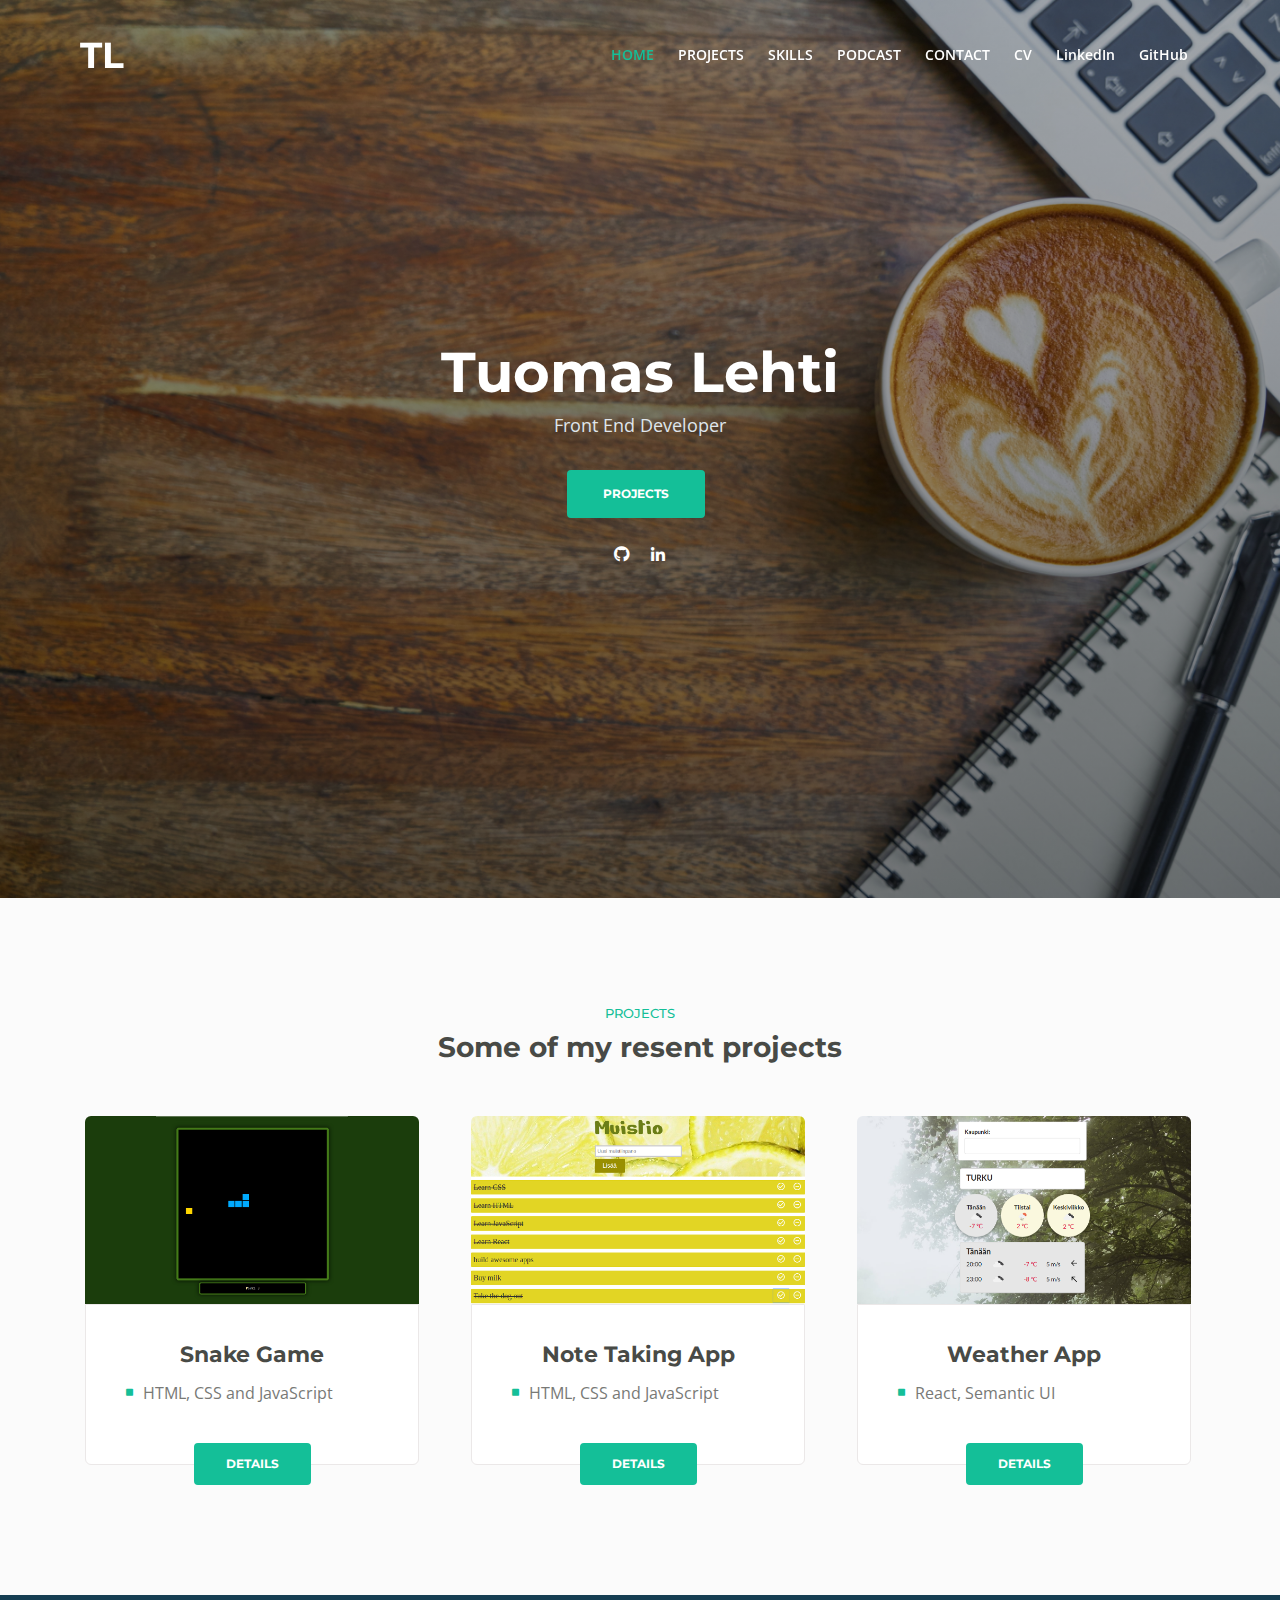
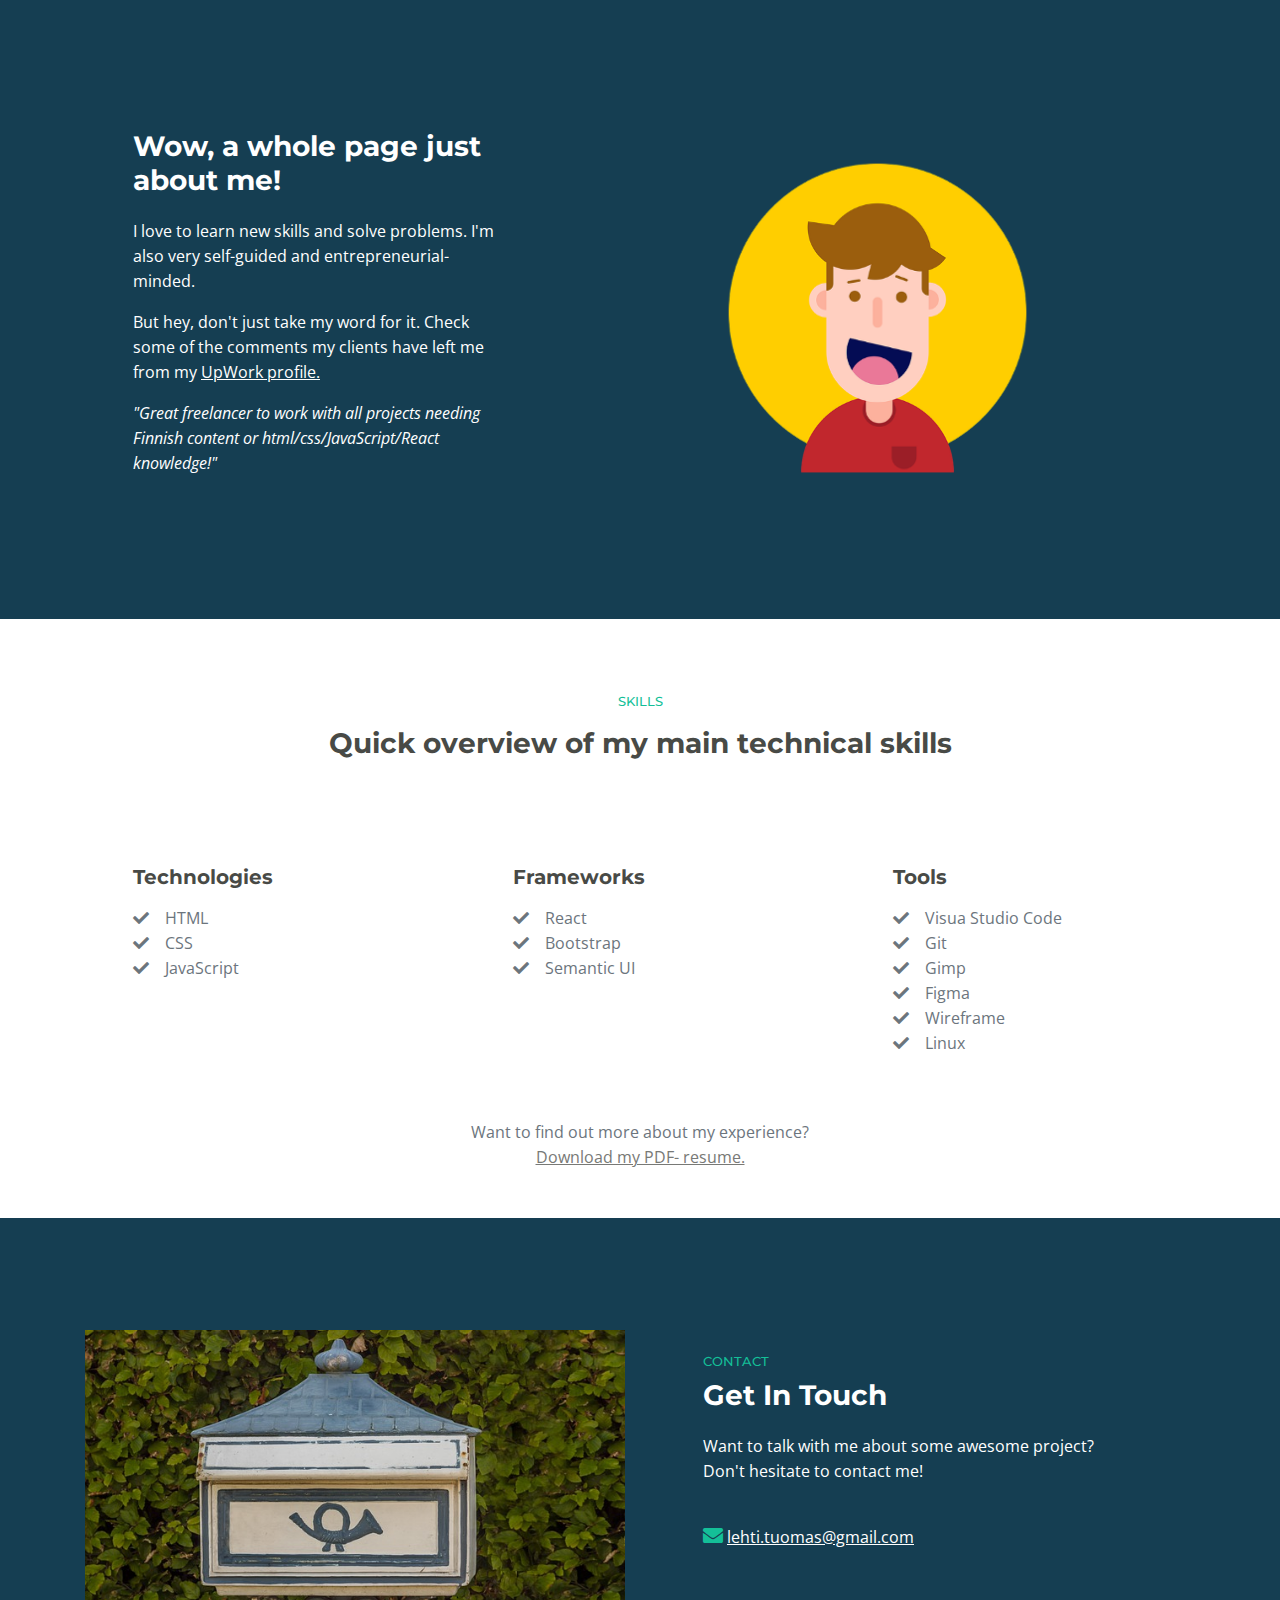
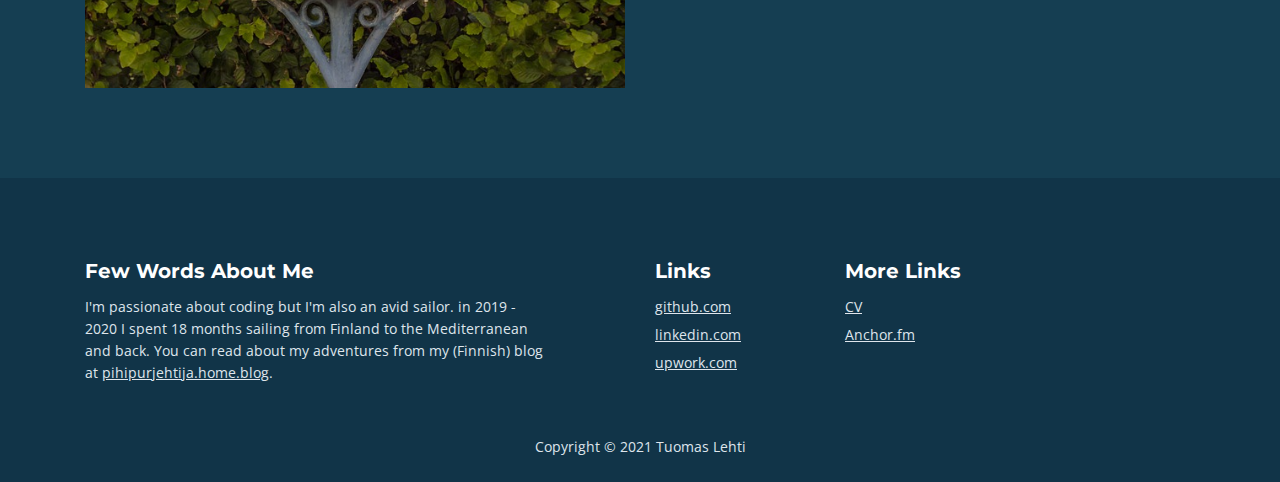
<file: index.html>
<!DOCTYPE html>
<html lang="en">

<head>
    <meta charset="utf-8">
    <meta name="viewport" content="width=device-width, initial-scale=1, shrink-to-fit=no">

    <!-- SEO Meta Tags -->
    <meta name="description" content="Front End Developer - portfolio and podcast">
    <meta name="author" content="Tuomas Lehti">

    <!-- OG Meta Tags to improve the way the post looks when you share the page on LinkedIn, Facebook, Google+ -->
    <meta property="og:site_name" content="" /> <!-- website name -->
    <meta property="og:site" content="" /> <!-- website link -->
    <meta property="og:title" content="" /> <!-- title shown in the actual shared post -->
    <meta property="og:description" content="" /> <!-- description shown in the actual shared post -->
    <meta property="og:image" content="" /> <!-- image link, make sure it's jpg -->
    <meta property="og:url" content="" /> <!-- where do you want your post to link to -->
    <meta property="og:type" content="article" />

    <!-- Website Title -->
    <title>Tuomas Lehti</title>

    <!-- Styles -->
    <link href="https://fonts.googleapis.com/css?family=Montserrat:500,700&display=swap&subset=latin-ext"
        rel="stylesheet">
    <link href="https://fonts.googleapis.com/css?family=Open+Sans:400,400i,600&display=swap&subset=latin-ext"
        rel="stylesheet">
    <link href="css/bootstrap.css" rel="stylesheet">
    <link href="css/fontawesome-all.css" rel="stylesheet">
    <link href="css/swiper.css" rel="stylesheet">
    <link href="css/magnific-popup.css" rel="stylesheet">
    <link href="css/styles.css" rel="stylesheet">
    <link rel="stylesheet" href="https://cdnjs.cloudflare.com/ajax/libs/font-awesome/4.7.0/css/font-awesome.min.css">

    <!-- Favicon  -->
    <link rel="icon" href="images/favicon.png">
</head>

<body data-spy="scroll" data-target=".fixed-top">

    <!-- Preloader -->
    <div class="spinner-wrapper">
        <div class="spinner">
            <div class="bounce1"></div>
            <div class="bounce2"></div>
            <div class="bounce3"></div>
        </div>
    </div>
    <!-- end of preloader -->


    <!-- Navbar -->
    <nav class="navbar navbar-expand-md navbar-dark navbar-custom fixed-top">
        <!-- Text Logo - Use this if you don't have a graphic logo -->
        <!-- <a class="navbar-brand logo-text page-scroll" href="index.html">Aria</a> -->

        <!-- Image Logo -->
        <!--<a class="navbar-brand logo-image" href="index.html"><img src="images/logo.svg" alt="alternative"></a>-->
        <a class="navbar-brand logo-text page-scroll" href="index.html">TL</a>
        <!-- Mobile Menu Toggle Button -->
        <button class="navbar-toggler" type="button" data-toggle="collapse" data-target="#navbarsExampleDefault"
            aria-controls="navbarsExampleDefault" aria-expanded="false" aria-label="Toggle navigation">
            <span class="navbar-toggler-awesome fas fa-bars"></span>
            <span class="navbar-toggler-awesome fas fa-times"></span>
        </button>
        <!-- end of mobile menu toggle button -->

        <div class="collapse navbar-collapse" id="navbarsExampleDefault">
            <ul class="navbar-nav ml-auto">
                <li class="nav-item">
                    <a class="nav-link page-scroll" href="#header">HOME <span class="sr-only">(current)</span></a>
                </li>
                <li class="nav-item">
                    <a class="nav-link page-scroll" href="#projektit">PROJECTS</a>
                </li>
                <li class="nav-item">
                    <a class="nav-link page-scroll" href="#services">SKILLS</a>
                </li>
                <li class="nav-item">
                    <a class="nav-link page-scroll" href="podcast.html">PODCAST</a>
                </li>
                </li>
                <li class="nav-item">
                    <a class="nav-link page-scroll" href="#contact">CONTACT</a>
                </li>
                <li class="nav-item">
                    <a class="nav-link page-scroll"
                        href="https://www.dropbox.com/s/cx6ngwu10jp4met/Tuomas-Lehti-CV.pdf?dl=1">CV</a>
                </li>
                </li>
                <li class="nav-item">
                    <a class="nav-link page-scroll" href="https://www.linkedin.com/in/tuomas-lehti/">LinkedIn</a>
                </li>
                </li>
                <li class="nav-item">
                    <a class="nav-link page-scroll" href="https://github.com/LehtiTuomas">GitHub</a>
                </li>

    </nav>
    <!-- end of navbar -->
    <!-- end of navbar -->


    <!-- Header -->
    <header id="header" class="header">
        <div class="header-content">
            <div class="container">
                <div class="row">
                    <div class="col-lg-12">
                        <div class="text-container">
                            <h1>Tuomas Lehti
                                <!-- <span id="js-rotating">TEMPLATE, SERVICES, SOLUTIONS</span>-->
                            </h1>
                            <p class="p-heading p-large">Front End Developer</p>

                            <a class="btn-solid-lg page-scroll" href="#projektit">PROJECTS</a>
                            <p> <span class="nav-item social-icons">
                                    <span class="fa-stack">
                                        <a href="https://github.com/LehtiTuomas">
                                            <span class="hexagon"></span>
                                            <i class="fab fa-github fa-stack-1x"></i>
                                        </a>
                                    </span>
                                    <span class="fa-stack">
                                        <a href="https://www.linkedin.com/in/tuomas-lehti/">
                                            <span class="hexagon"></span>
                                            <i class="fab fa-linkedin fa-stack-1x"></i>
                                        </a>
                                    </span>
                                </span>
                            </p>
                        </div>
                    </div> <!-- end of col -->
                </div> <!-- end of row -->
            </div> <!-- end of container -->
        </div> <!-- end of header-content -->
    </header> <!-- end of header -->
    <!-- end of header -->


    <div id="projektit" class="cards-2">
        <div class="container">
            <div class="row">
                <div class="col-lg-12">
                    <div class="section-title">PROJECTS</div>
                    <h2>Some of my resent projects</h2>
                </div> <!-- end of col -->
            </div> <!-- end of row -->
            <div class="row">
                <div class="col-lg-12">

                    <!-- Card -->
                    <div class="card">
                        <div class="card-image">
                            <a class="popup-with-move-anim" href="#project-1">
                                <img class="img-fluid" src="images/snake.png" alt="alternative">
                            </a>
                        </div>
                        <div class="card-body">
                            <h3 class="card-title">Snake Game</h3>
                            <ul class="list-unstyled li-space-lg">
                                <li class="media">
                                    <i class="fas fa-square"></i>
                                    <div class="media-body">HTML, CSS and JavaScript</div>
                                </li>

                            </ul>

                        </div>
                        <div class="button-container">
                            <a class="btn-solid-reg popup-with-move-anim" href="#project-1">DETAILS</a>
                        </div> <!-- end of button-container -->
                    </div>
                    <!-- end of card -->

                    <!-- Card -->
                    <div class="card">
                        <div class="card-image">
                            <a class="popup-with-move-anim" href="#project-2">
                                <img class="img-fluid" src="images/note2.png" alt="alternative">
                            </a>
                        </div>
                        <div class="card-body">
                            <h3 class="card-title">Note Taking App</h3>
                            <ul class="list-unstyled li-space-lg">
                                <li class="media">
                                    <i class="fas fa-square"></i>
                                    <div class="media-body">HTML, CSS and JavaScript</div>
                                </li>

                            </ul>

                        </div>
                        <div class="button-container">
                            <a class="btn-solid-reg popup-with-move-anim" href="#project-2">DETAILS</a>
                        </div> <!-- end of button-container -->
                    </div>
                    <!-- end of card -->

                    <!-- Card -->
                    <div class="card">
                        <div class="card-image">
                            <a class="popup-with-move-anim" href="#project-3">
                                <img class="img-fluid" src="images/weatherApp.png" alt="alternative">
                            </a>
                        </div>
                        <div class="card-body">
                            <h3 class="card-title">Weather App</h3>
                            <ul class="list-unstyled li-space-lg">
                                <li class="media">
                                    <i class="fas fa-square"></i>
                                    <div class="media-body">React, Semantic UI</div>
                                </li>

                            </ul>

                        </div>
                        <div class="button-container">
                            <a class="btn-solid-reg popup-with-move-anim" href="#project-3">DETAILS</a>
                        </div> <!-- end of button-container -->
                    </div>
                    <!-- end of card -->

                </div> <!-- end of col -->
            </div> <!-- end of row -->
        </div> <!-- end of container -->
    </div> <!-- end of cards-2 -->


    <!-- Project Lightboxes -->
    <!-- Lightbox -->
    <div id="project-1" class="lightbox-basic zoom-anim-dialog mfp-hide">
        <div class="row">
            <button title="Close (Esc)" type="button" class="mfp-close x-button">×</button>
            <div class="col-lg-8">
                <img class="img-fluid" src="images/snake.gif" alt="alternative">
            </div> <!-- end of col -->
            <div class="col-lg-4">
                <h3>Snake Game</h3>
                <hr class="line-heading">
                <h6>HTML, CSS and JavaScript</h6>
                <p>This project really helped me to understand the DOM-manipulation and the usage of CSS grid. After
                    I figure
                    out how to use CSS Grid I was able to finish the project very fast. </p>
                <p>I tried to use as much ES6 as possible, but I also noticed there is still a lot I need to learn
                    in ES6.</p>
                <p>
                    The game is fully responsive, which is implemented with CSS FlexBox.
                </p>

                <a class="btn-solid-reg" href="https://github.com/LehtiTuomas/snake-game" target="_blank"
                    rel="noopener noreferrer">CODE</a>
                <a class="btn-solid-reg" href="https://lehtituomas.github.io/snake-game/#" target="_blank"
                    rel="noopener noreferrer">LIVE</a>
                <a class="btn-outline-reg mfp-close as-button" href="#projektit">BACK</a>
            </div> <!-- end of col -->
        </div> <!-- end of row -->
    </div> <!-- end of lightbox-basic -->
    <!-- end of lightbox -->

    <!-- Lightbox -->
    <div id="project-2" class="lightbox-basic zoom-anim-dialog mfp-hide">
        <div class="row">
            <button title="Close (Esc)" type="button" class="mfp-close x-button">×</button>
            <div class="col-lg-8">
                <img class="img-fluid" src="images/note.gif" alt="alternative">
            </div> <!-- end of col -->
            <div class="col-lg-4">
                <h3>Note Taking App</h3>
                <hr class="line-heading">
                <h6>HTML, CSS and JavaScript</h6>
                <p>This is a simple note-taking application that stores all the notes to the browser's local
                    storage. The application is fully responsive.</p>
                <p>This project gave me a solid understanding of Object Oriented Programming principles and with
                    this project, I started to understand the value of Functions.</p>
                <p>The hardest part of this project was to figure out how to store and retrieve data from local
                    storage.</p>

                <a class="btn-solid-reg" href="https://github.com/LehtiTuomas/Muistio" target="_blank"
                    rel="noopener noreferrer">CODE</a>
                <a class="btn-solid-reg" href="https://lehtituomas.github.io/Muistio/" target="_blank"
                    rel="noopener noreferrer">LIVE</a>
                <a class="btn-outline-reg mfp-close as-button" href="#projects">BACK</a>
            </div> <!-- end of col -->
        </div> <!-- end of row -->
    </div> <!-- end of lightbox-basic -->
    <!-- end of lightbox -->



    <!-- Lightbox -->
    <div id="project-3" class="lightbox-basic zoom-anim-dialog mfp-hide">
        <div class="row">
            <button title="Close (Esc)" type="button" class="mfp-close x-button">×</button>
            <div class="weather col-lg-8">
                <img class="img-fluid" src="images/weather3.gif" alt="alternative">
            </div> <!-- end of col -->
            <div class="col-lg-4">
                <h3>Weather App</h3>
                <hr class="line-heading">
                <h6>Three-day weather forecast app made with React</h6>
                <p>This web-app is designed for mobile use but of course, it will also work on a desktop.</p>
                <p>The app takes weather data from <a href="https://openweathermap.org/api">OpenWeather</a> and the
                    API call is implemented with Axios.</p>
                <p>This project helped me to understand the fundamentals of React. The hardest part was to figure out
                    how to get all the weather data with Axios.</p>

                <a class="btn-solid-reg" href="https://github.com/LehtiTuomas/weather/tree/master" target="_blank"
                    rel="noopener noreferrer">CODE</a>
                <a class="btn-solid-reg" href="https://lehtituomas.github.io/weather/" target="_blank"
                    rel="noopener noreferrer">LIVE</a>
                <a class="btn-outline-reg mfp-close as-button" href="#projects">BACK</a>
            </div> <!-- end of col -->
        </div> <!-- end of row -->
    </div> <!-- end of lightbox-basic -->
    <!-- end of lightbox -->
    <!-- end of project lightboxes -->
    </div>

    <div id="intro" class="form-1">
        <div class="container">
            <div class="row">
                <div class="col-lg-5">
                    <div class="text-container">
                        <h2>Wow, a whole page just about me!</h2>
                        <p class="text-white">I love to learn new skills and solve problems. I'm also very
                            self-guided and entrepreneurial-minded.
                        </p>
                        <p class="text-white">But hey, don't just take my word for it. Check some of the comments
                            my clients have left me from my <a class="text-white"
                                href="https://www.upwork.com/freelancers/~01a1e99400ef4404c3" target="_blank"
                                rel="noopener noreferrer">UpWork profile.</a></p>
                        <p class="testimonial-text text-white">"Great freelancer to work with all projects needing
                            Finnish content or html/css/JavaScript/React knowledge!"</p>


                    </div> <!-- end of text-container -->
                </div> <!-- end of col -->
                <div class="col-lg-7">
                    <div class="image-container">
                        <img class="img-fluid" src="images/avatar7.png" alt="alternative">
                    </div> <!-- end of image-container -->
                </div> <!-- end of col -->
            </div> <!-- end of row -->
        </div> <!-- end of container -->
    </div>
    <!-- end of basic-1 -->
    <!-- end of intro -->


    <!-- Services -->



    <section id="services" class="py-5">
        <div class="container">
            </br>
            <h3 class="section-title text-center mb-3">SKILLS</h3>
            <h2 class="text-center">Quick overview of my main technical skills</h2>


            <div class="mx-auto pt-5">
                <div class="row">

                    <div class="col-12 col-lg-4 mb-0 mb-3 mb-lg-0">

                        <div class="py-0 px-5 position-relative">
                            <h4 class="text-left mb-3 mt-5">Technologies</h4>

                            <ul class="skills-list list-unstyled text-secondary">
                                <li><i class="fas fa-check mr-3 "></i>HTML</li>
                                <li><i class="fas fa-check mr-3 "></i>CSS</li>
                                <li><i class="fas fa-check mr-3 "></i>JavaScript</li>
                            </ul>
                        </div>
                        <!--//skills-block-inner-->
                    </div>
                    <!--//skills-block-->

                    <div class="col-12 col-lg-4 mb-0 mb-3 mb-lg-0">

                        <div class="py-0 px-5 position-relative">
                            <h4 class="text-left mb-3 mt-5">Frameworks</h4>

                            <ul class="skills-list list-unstyled text-secondary">
                                <li><i class="fas fa-check mr-3 "></i>React</li>
                                <li><i class="fas fa-check mr-3 "></i>Bootstrap</li>
                                <li><i class="fas fa-check mr-3 "></i>Semantic UI</li>
                            </ul>
                        </div>
                        <!--//skills-block-inner-->
                    </div>
                    <!--//skills-block-->

                    <div class="col-12 col-lg-4 mb-5 mb-3 mb-lg-0">

                        <div class="py-0 px-5 position-relative">
                            <h4 class="text-left mb-3 mt-5">Tools</h4>

                            <ul class="skills-list list-unstyled text-secondary">
                                <li><i class="fas fa-check mr-3 "></i>Visua Studio Code</li>
                                <li><i class="fas fa-check mr-3 "></i>Git</li>
                                <li><i class="fas fa-check mr-3 "></i>Gimp</li>
                                <li><i class="fas fa-check mr-3 "></i>Figma</li>
                                <li><i class="fas fa-check mr-3 "></i>Wireframe</li>
                                <li><i class="fas fa-check mr-3 "></i>Linux</li>
                            </ul>
                        </div>
                        <!--//skills-block-inner-->
                    </div>
                    <!--//skills-block-->




                </div>
                <!--row-->

            </div>
        </div>
        <!--//container-->
    </section>
    <!--//skills-section-->

    <div class="section-intro mx-auto text-center mb-5 text-secondary">Want to find out more about my experience?</br>
        <a href="https://www.dropbox.com/s/cx6ngwu10jp4met/Tuomas-Lehti-CV.pdf?dl=1">
            Download my PDF- resume.</a>
    </div>






    <!-- Contact -->
    <div id="contact" class="form-1">
        <div class="container">
            <div class="row">

                <div class="col-lg-6">
                    <div class="image-container">
                        <img class="img-fluid" src="images/mail.png" alt="alternative">
                    </div> <!-- end of image-container -->
                </div> <!-- end of col -->

                <div class="col-lg-6">

                    <div class="text-container">
                        <div class="section-title">CONTACT</div>
                        <h2>Get In Touch</h2>
                        <p class="text-white">Want to talk with me about some awesome project?<br />
                            Don't hesitate to contact me!</p>
                        </br>
                        <ul class="list-unstyled li-space-lg">

                            <li><i class="fas fa-envelope" style='font-size:20px'></i> <a
                                    href="mailto:lehti.tuomas@gmail.com" class="text-white">
                                    lehti.tuomas@gmail.com</a>
                            </li>
                        </ul>

                    </div> <!-- end of text-container -->
                </div> <!-- end of col -->

            </div> <!-- end of row -->
        </div> <!-- end of container -->
    </div> <!-- end of form-2 -->
    <!-- end of contact -->


    <!-- Footer -->
    <div class="footer">
        <div class="container">
            <div class="row">
                <div class="col-md-6">
                    <div class="text-container about">
                        <h4>Few Words About Me</h4>
                        <p class="white">I'm passionate about coding but I'm also an avid sailor. in 2019 - 2020 I
                            spent 18 months sailing from Finland to the Mediterranean and back. You can read about
                            my adventures from my (Finnish) blog at <a class="white"
                                href="https://pihipurjehtija.home.blog/">pihipurjehtija.home.blog</a>.</p>
                    </div> <!-- end of text-container -->
                </div> <!-- end of col -->
                <div class="col-md-2">
                    <div class="text-container">
                        <h4>Links</h4>
                        <ul class="list-unstyled li-space-lg white">
                            <li>
                                <a class="white" href="https://github.com/LehtiTuomas">github.com</a>
                            </li>
                            <li>
                                <a class="white" href="https://www.linkedin.com/in/tuomas-lehti/">linkedin.com</a>
                            </li>
                            <li>
                                <a class="white"
                                    href="https://www.upwork.com/freelancers/~01a1e99400ef4404c3">upwork.com</a>
                            </li>
                        </ul>
                    </div> <!-- end of text-container -->
                </div> <!-- end of col -->
                <div class="col-md-2">
                    <div class="text-container">
                        <h4>More Links</h4>
                        <ul class="list-unstyled li-space-lg white">
                            <li>
                                <a class="white"
                                    href="https://www.dropbox.com/s/cx6ngwu10jp4met/Tuomas-Lehti-CV.pdf?dl=1">CV</a>
                            </li>
                            <li>
                                <a class="white" href="https://anchor.fm/tuomas-lehti">Anchor.fm</a>
                            </li>

                        </ul>
                    </div> <!-- end of text-container -->

                </div> <!-- end of col -->

            </div> <!-- end of row -->
        </div> <!-- end of container -->
    </div> <!-- end of footer -->
    <!-- end of footer -->


    <!-- Copyright -->
    <div class="copyright">
        <div class="container">
            <div class="row">
                <div class="col-lg-12">
                    <p class="p-small">Copyright © 2021 Tuomas Lehti </p>
                </div> <!-- end of col -->
            </div> <!-- enf of row -->
        </div> <!-- end of container -->
    </div> <!-- end of copyright -->
    <!-- end of copyright -->


    <!-- Scripts -->
    <script src="js/jquery.min.js"></script> <!-- jQuery for Bootstrap's JavaScript plugins -->
    <script src="js/popper.min.js"></script> <!-- Popper tooltip library for Bootstrap -->
    <script src="js/bootstrap.min.js"></script> <!-- Bootstrap framework -->
    <script src="js/jquery.easing.min.js"></script>
    <!-- jQuery Easing for smooth scrolling between anchors -->
    <script src="js/swiper.min.js"></script> <!-- Swiper for image and text sliders -->
    <script src="js/jquery.magnific-popup.js"></script> <!-- Magnific Popup for lightboxes -->
    <script src="js/morphext.min.js"></script> <!-- Morphtext rotating text in the header -->
    <script src="js/isotope.pkgd.min.js"></script> <!-- Isotope for filter -->
    <script src="js/validator.min.js"></script>
    <!-- Validator.js - Bootstrap plugin that validates forms -->
    <script src="js/scripts.js"></script> <!-- Custom scripts -->
</body>

</html>
</file>
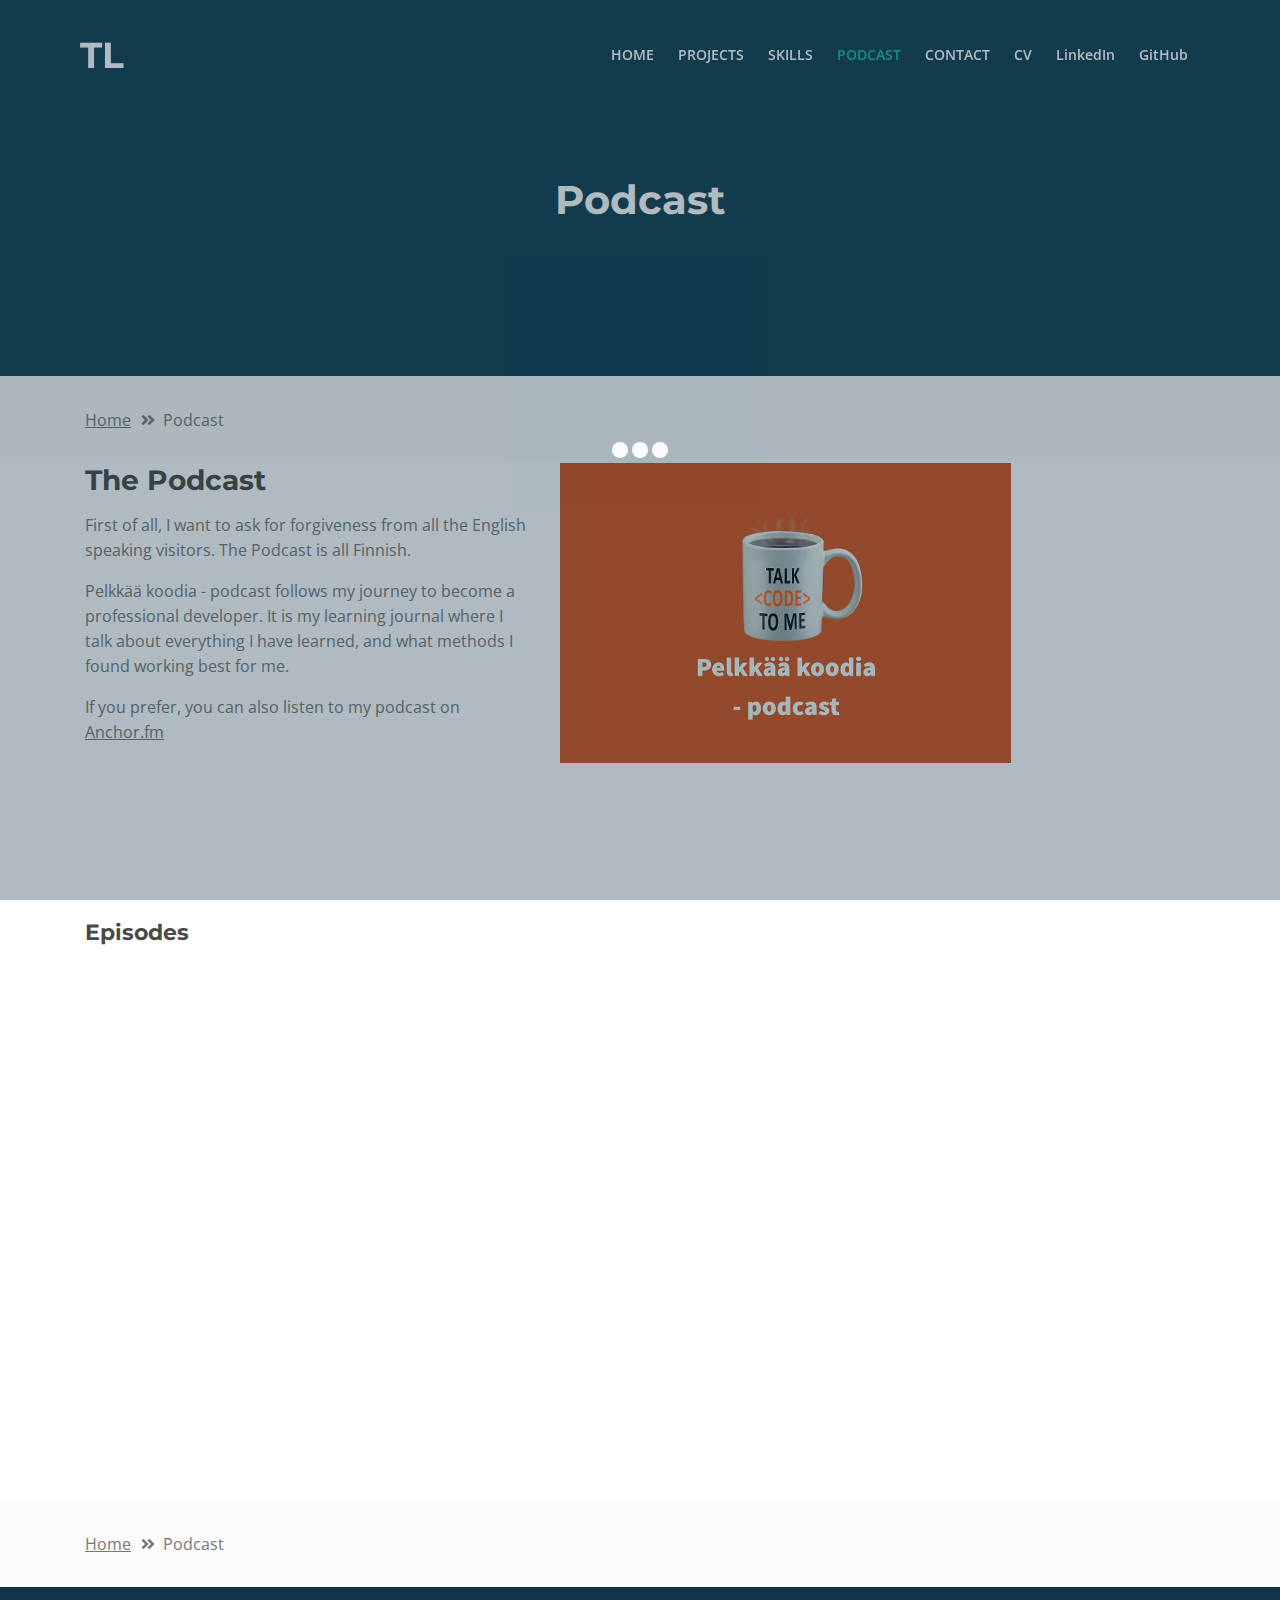
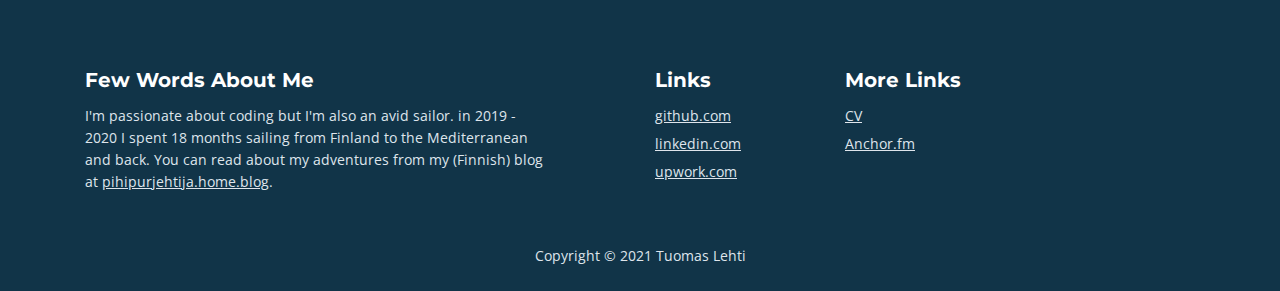
<file: podcast.html>
<!DOCTYPE html>
<html lang="en">

<head>
    <meta charset="utf-8">
    <meta name="viewport" content="width=device-width, initial-scale=1, shrink-to-fit=no">

    <!-- SEO Meta Tags -->
    <meta name="description"
        content="Aria is a business focused HTML landing page template built with Bootstrap to help you create lead generation websites for companies and their services.">
    <meta name="author" content="Inovatik">

    <!-- OG Meta Tags to improve the way the post looks when you share the page on LinkedIn, Facebook, Google+ -->
    <meta property="og:site_name" content="" /> <!-- website name -->
    <meta property="og:site" content="" /> <!-- website link -->
    <meta property="og:title" content="" /> <!-- title shown in the actual shared post -->
    <meta property="og:description" content="" /> <!-- description shown in the actual shared post -->
    <meta property="og:image" content="" /> <!-- image link, make sure it's jpg -->
    <meta property="og:url" content="" /> <!-- where do you want your post to link to -->
    <meta property="og:type" content="article" />

    <!-- Website Title -->
    <title>Tuomas Lehti</title>

    <!-- Styles -->
    <link href="https://fonts.googleapis.com/css?family=Montserrat:500,700&display=swap&subset=latin-ext"
        rel="stylesheet">
    <link href="https://fonts.googleapis.com/css?family=Open+Sans:400,400i,600&display=swap&subset=latin-ext"
        rel="stylesheet">
    <link href="css/bootstrap.css" rel="stylesheet">
    <link href="css/fontawesome-all.css" rel="stylesheet">
    <link href="css/swiper.css" rel="stylesheet">
    <link href="css/magnific-popup.css" rel="stylesheet">
    <link href="css/styles.css" rel="stylesheet">

    <!-- Favicon  -->
    <link rel="icon" href="images/favicon.png">
</head>

<body data-spy="scroll" data-target=".fixed-top">

    <!-- Preloader -->
    <div class="spinner-wrapper">
        <div class="spinner">
            <div class="bounce1"></div>
            <div class="bounce2"></div>
            <div class="bounce3"></div>
        </div>
    </div>
    <!-- end of preloader -->


    <!-- Navbar -->
    <nav class="navbar navbar-expand-md navbar-dark navbar-custom fixed-top">
        <!-- Text Logo - Use this if you don't have a graphic logo -->
        <!-- <a class="navbar-brand logo-text page-scroll" href="index.html">Aria</a> -->

        <!-- Image Logo -->
        <!--<a class="navbar-brand logo-image" href="index.html"><img src="images/logo.svg" alt="alternative"></a>-->
        <a class="navbar-brand logo-text page-scroll" href="index.html">TL</a>
        <!-- Mobile Menu Toggle Button -->
        <button class="navbar-toggler" type="button" data-toggle="collapse" data-target="#navbarsExampleDefault"
            aria-controls="navbarsExampleDefault" aria-expanded="false" aria-label="Toggle navigation">
            <span class="navbar-toggler-awesome fas fa-bars"></span>
            <span class="navbar-toggler-awesome fas fa-times"></span>
        </button>
        <!-- end of mobile menu toggle button -->

        <div class="collapse navbar-collapse" id="navbarsExampleDefault">
            <ul class="navbar-nav ml-auto">
                <li class="nav-item">
                    <a class="nav-link page-scroll" href="index.html#header">HOME <span
                            class="sr-only">(current)</span></a>
                </li>
                <li class="nav-item">
                    <a class="nav-link page-scroll" href="index.html#projektit">PROJECTS</a>
                </li>
                <li class="nav-item">
                    <a class="nav-link page-scroll" href="index.html#services">SKILLS</a>
                </li>
                <li class="nav-item">
                    <a class="nav-link page-scroll" href="#header">PODCAST</a>
                </li>
                </li>
                <li class="nav-item">
                    <a class="nav-link page-scroll" href="index.html#contact">CONTACT</a>
                </li>
                <li class="nav-item">
                    <a class="nav-link page-scroll"
                        href="https://www.dropbox.com/s/cx6ngwu10jp4met/Tuomas-Lehti-CV.pdf?dl=1">CV</a>
                </li>
                </li>
                <li class="nav-item">
                    <a class="nav-link page-scroll" href="https://www.linkedin.com/in/tuomas-lehti/">LinkedIn</a>
                </li>
                </li>
                <li class="nav-item">
                    <a class="nav-link page-scroll" href="https://github.com/LehtiTuomas">GitHub</a>
                </li>

    </nav>
    <!-- end of navbar -->
    <!-- end of navbar -->


    <!-- Header -->
    <header id="header" class="ex-header">
        <div class="container">
            <div class="row">
                <div class="col-lg-12">
                    <h1>Podcast</h1>

                </div> <!-- end of col -->
            </div> <!-- end of row -->
        </div> <!-- end of container -->
    </header> <!-- end of ex-header -->
    <!-- end of header -->


    <!-- Breadcrumbs -->
    <div class="ex-basic-1">
        <div class="container">
            <div class="row">
                <div class="col-lg-12">
                    <div class="breadcrumbs">
                        <a href="index.html">Home</a><i class="fa fa-angle-double-right"></i><span>Podcast</span>
                    </div> <!-- end of breadcrumbs -->
                </div> <!-- end of col -->
            </div> <!-- end of row -->
        </div> <!-- end of container -->
    </div> <!-- end of ex-basic-1 -->
    <!-- end of breadcrumbs -->


    <div class="container">
        <div class="row">
            <div class="col-lg-5">
                <div class="text-container">
                    <h2>The Podcast</h2>
                    </p>
                    <p>First of all, I want to ask for forgiveness from all the English speaking visitors. The
                        Podcast
                        is all Finnish.
                    </p>
                    <p>Pelkkää koodia - podcast follows my journey to become a professional developer. It is my
                        learning
                        journal where I talk about everything I have learned, and what methods I found working best
                        for
                        me.
                    </p>
                    </p>
                    <p>If you prefer, you can also listen to my podcast on
                        <a href="https://anchor.fm/tuomas-lehti">Anchor.fm</a></p>

                </div> <!-- end of text-container -->
            </div> <!-- end of col -->
            <div class="col-lg-7">
                <div class="image-container">
                    <img class="img-fluid" src="images/podcast2.png" alt="alternative">
                </div> <!-- end of image-container -->
            </div> <!-- end of col -->
        </div> <!-- end of row -->
    </div> <!-- end of container -->



    <!-- Episodes -->
    <div class="ex-basic-2"></div>
    <div class="container">
        <div class="row">


            <div class="col-lg-4">

                <div class="text-container oikea">
                    <h3>Episodes</h3>
                    <iframe src="https://anchor.fm/tuomas-lehti/embed/episodes/05---Mit-tarvitaan-tynhakuun-eqvuas"
                        height="102px" width="330px" frameborder="0" scrolling="no"></iframe>

                    <iframe src="https://anchor.fm/tuomas-lehti/embed/episodes/04---Mik-on-React-eqvtkf" height="102px"
                        width="330px" frameborder="0" scrolling="no"></iframe>

                    <iframe
                        src="https://anchor.fm/tuomas-lehti/embed/episodes/03---Matopeli-ja-Spread-operaattori-eo41am"
                        height="102px" width="330px" frameborder="0" scrolling="no"></iframe>

                    <iframe src="https://anchor.fm/tuomas-lehti/embed/episodes/02---Mik-ihmeen-nuolifunktio-enlonh"
                        height="102px" width="330px" frameborder="0" scrolling="no"></iframe>

                    <iframe
                        src="https://anchor.fm/tuomas-lehti/embed/episodes/01---JavaScript-muuttujat-ja-tehokkain-oppimismetodi-en9u4k"
                        height="102px" width="330px" frameborder="0" scrolling="no"></iframe>

                </div>
            </div> <!-- end of row -->

        </div> <!-- end of container -->
    </div> <!-- end of ex-basic -->
    <!-- end of episodes -->


    <!-- Breadcrumbs -->
    <div class="ex-basic-1">
        <div class="container">
            <div class="row">
                <div class="col-lg-12">
                    <div class="breadcrumbs">
                        <a href="index.html">Home</a><i class="fa fa-angle-double-right"></i><span>Podcast</span>
                    </div> <!-- end of breadcrumbs -->
                </div> <!-- end of col -->
            </div> <!-- end of row -->
        </div> <!-- end of container -->
    </div> <!-- end of ex-basic-1 -->
    <!-- end of breadcrumbs -->


    <!-- Footer -->
    <div class="footer">
        <div class="container">
            <div class="row">
                <div class="col-md-6">
                    <div class="text-container about">
                        <h4>Few Words About Me</h4>
                        <p class="white">I'm passionate about coding but I'm also an avid sailor. in 2019 - 2020 I
                            spent 18 months sailing from Finland to the Mediterranean and back. You can read about
                            my adventures from my (Finnish) blog at <a class="white"
                                href="https://pihipurjehtija.home.blog/">pihipurjehtija.home.blog</a>.</p>
                    </div> <!-- end of text-container -->
                </div> <!-- end of col -->
                <div class="col-md-2">
                    <div class="text-container">
                        <h4>Links</h4>
                        <ul class="list-unstyled li-space-lg white">
                            <li>
                                <a class="white" href="https://github.com/LehtiTuomas">github.com</a>
                            </li>
                            <li>
                                <a class="white" href="https://www.linkedin.com/in/tuomas-lehti/">linkedin.com</a>
                            </li>
                            <li>
                                <a class="white"
                                    href="https://www.upwork.com/freelancers/~01a1e99400ef4404c3">upwork.com</a>
                            </li>
                        </ul>
                    </div> <!-- end of text-container -->

                </div> <!-- end of col -->
                <div class="col-md-2">
                    <div class="text-container">
                        <h4>More Links</h4>
                        <ul class="list-unstyled li-space-lg white">
                            <li>
                                <a class="white"
                                    href="https://www.dropbox.com/s/cx6ngwu10jp4met/Tuomas-Lehti-CV.pdf?dl=1">CV</a>
                            </li>
                            <li>
                                <a class="white" href="https://anchor.fm/tuomas-lehti">Anchor.fm</a>
                            </li>

                        </ul>
                    </div> <!-- end of text-container -->

                </div> <!-- end of col -->

            </div> <!-- end of row -->
        </div> <!-- end of container -->
    </div> <!-- end of footer -->
    <!-- end of footer -->


    <!-- Copyright -->
    <div class="copyright">
        <div class="container">
            <div class="row">
                <div class="col-lg-12">
                    <p class="p-small">Copyright © 2021 Tuomas Lehti </p>
                </div> <!-- end of col -->
            </div> <!-- enf of row -->
        </div> <!-- end of container -->
    </div> <!-- end of copyright -->
    <!-- end of copyright -->


    <!-- Scripts -->
    <script src="js/jquery.min.js"></script> <!-- jQuery for Bootstrap's JavaScript plugins -->
    <script src="js/popper.min.js"></script> <!-- Popper tooltip library for Bootstrap -->
    <script src="js/bootstrap.min.js"></script> <!-- Bootstrap framework -->
    <script src="js/jquery.easing.min.js"></script> <!-- jQuery Easing for smooth scrolling between anchors -->
    <script src="js/swiper.min.js"></script> <!-- Swiper for image and text sliders -->
    <script src="js/jquery.magnific-popup.js"></script> <!-- Magnific Popup for lightboxes -->
    <script src="js/morphext.min.js"></script> <!-- Morphtext rotating text in the header -->
    <script src="js/isotope.pkgd.min.js"></script> <!-- Isotope for filter -->
    <script src="js/validator.min.js"></script> <!-- Validator.js - Bootstrap plugin that validates forms -->
    <script src="js/scripts.js"></script> <!-- Custom scripts -->
</body>

</html>
</file>
<file: css/styles.css>
/* Template: Aria - Business HTML Landing Page Template
   Author: Inovatik
   Created: Jul 2019
   Description: Master CSS file
*/

/*****************************************
Table Of Contents:

01. General Styles
02. Preloader
03. Navigation
04. Header
05. Intro
06. Description
07. Services
08. Details 1
09. Details 2
10. Testimonials
11. Call Me
12. Projects
13. Project Lightboxes
14. Team
15. About
16. Contact
17. Footer
18. Copyright
19. Back To Top Button
20. Extra Pages
21. Media Queries
******************************************/

/*****************************************
Colors:

- Backgrounds - light gray #fbfbfb
- Background - dark blue #153e52
- Backgrounds navbar, footer - dark gray #113448
- Buttons, bullets, icons - green #14bf98
- Headings text - black #484a46
- Body text - gray #787976
- Body text - light gray #dfe5ec
******************************************/


/******************************/
/*     01. General Styles     */
/******************************/
body,
html {
	width: 100%;
	height: 100%;
}

body,
p {
	color: #787976;
	font: 400 1rem/1.5625rem "Open Sans", sans-serif;
}

.p-large {
	font: 400 1.125rem/1.625rem "Open Sans", sans-serif;
}

.p-small {
	font: 400 0.875rem/1.375rem "Open Sans", sans-serif;
}

.p-heading {
	margin-bottom: 3.5rem;
	text-align: center;
}

.li-space-lg li {
	margin-bottom: 0.375rem;
}

.indent {
	padding-left: 1.25rem;
}

h1 {
	color: #484a46;
	font: 700 2.5rem/3rem "Montserrat", sans-serif;
}

h2 {
	color: #484a46;
	font: 700 1.75rem/2.125rem "Montserrat", sans-serif;
}

h3 {
	color: #484a46;
	font: 700 1.375rem/1.75rem "Montserrat", sans-serif;
}

h4 {
	color: #484a46;
	font: 700 1.25rem/1.625rem "Montserrat", sans-serif;
}

h5 {
	color: #484a46;
	font: 700 1.125rem/1.5rem "Montserrat", sans-serif;
}

h6 {
	color: #484a46;
	font: 700 1rem/1.375rem "Montserrat", sans-serif;
}

a {
	color: #787976;
	text-decoration: underline;
}

a:hover {
	color: #787976;
	text-decoration: underline;
}

a.green {
	color: #14bf98;
}

a.white,
.white {
	color: #dfe5ec;
}

.testimonial-text {
	font-style: italic;
}

.testimonial-author {
	font: 700 1rem/1.375rem "Montserrat", sans-serif;
}

strong {
	color: #484a46;
}

.section-title {
	color: #14bf98;
	font: 500 0.8125rem/1.125rem "Montserrat", sans-serif;
}

.btn-solid-reg {
	display: inline-block;
	padding: 1.1875rem 1.875rem 1.1875rem 1.875rem;
	border: 0.125rem solid #14bf98;
	border-radius: 0.25rem;
	background-color: #14bf98;
	color: #fff;
	font: 700 0.75rem/0 "Montserrat", sans-serif;
	text-decoration: none;
	transition: all 0.2s;
}

.btn-solid-reg:hover {
	background-color: transparent;
	color: #14bf98;
	text-decoration: none;
}

.btn-solid-lg {
	display: inline-block;
	padding: 1.375rem 2.125rem 1.375rem 2.125rem;
	border: 0.125rem solid #14bf98;
	border-radius: 0.25rem;
	background-color: #14bf98;
	color: #fff;
	font: 700 0.75rem/0 "Montserrat", sans-serif;
	text-decoration: none;
	transition: all 0.2s;
}

.btn-solid-lg:hover {
	background-color: transparent;
	color: #14bf98;
	text-decoration: none;
}

.btn-outline-reg {
	display: inline-block;
	padding: 1.1875rem 1.875rem 1.1875rem 1.875rem;
	border: 0.125rem solid #787976;
	border-radius: 0.25rem;
	background-color: transparent;
	color: #787976;
	font: 700 0.75rem/0 "Montserrat", sans-serif;
	text-decoration: none;
	transition: all 0.2s;
}

.btn-outline-reg:hover {
	background-color: #787976;
	color: #fff;
	text-decoration: none;
}

.btn-outline-lg {
	display: inline-block;
	padding: 1.375rem 2.125rem 1.375rem 2.125rem;
	border: 0.125rem solid #787976;
	border-radius: 0.25rem;
	background-color: transparent;
	color: #787976;
	font: 700 0.75rem/0 "Montserrat", sans-serif;
	text-decoration: none;
	transition: all 0.2s;
}

.btn-outline-lg:hover {
	background-color: #787976;
	color: #fff;
	text-decoration: none;
}

.btn-outline-sm {
	display: inline-block;
	padding: 1rem 1.625rem 0.9375rem 1.625rem;
	border: 0.125rem solid #787976;
	border-radius: 0.25rem;
	background-color: transparent;
	color: #787976;
	font: 700 0.75rem/0 "Montserrat", sans-serif;
	text-decoration: none;
	transition: all 0.2s;
}

.btn-outline-sm:hover {
	background-color: #787976;
	color: #fff;
	text-decoration: none;
}

.form-group {
	position: relative;
	margin-bottom: 1.25rem;
}

.form-group.has-error.has-danger {
	margin-bottom: 0.625rem;
}

.form-group.has-error.has-danger .help-block.with-errors ul {
	margin-top: 0.375rem;
}

.label-control {
	position: absolute;
	top: 0.8125rem;
	left: 1.375rem;
	color: #787976;
	opacity: 1;
	font: 400 0.875rem/1.375rem "Open Sans", sans-serif;
	cursor: text;
	transition: all 0.2s ease;
}

/* IE10+ hack to solve lower label text position compared to the rest of the browsers */
@media screen and (-ms-high-contrast: active),
screen and (-ms-high-contrast: none) {
	.label-control {
		top: 0.9375rem;
	}
}

.form-control-input:focus+.label-control,
.form-control-input.notEmpty+.label-control,
.form-control-textarea:focus+.label-control,
.form-control-textarea.notEmpty+.label-control {
	top: 0.125rem;
	opacity: 1;
	font-size: 0.75rem;
	font-weight: 500;
}

.form-control-input,
.form-control-select {
	display: block;
	/* needed for proper display of the label in Firefox, IE, Edge */
	width: 100%;
	padding-top: 1.25rem;
	padding-bottom: 0.25rem;
	padding-left: 1.3125rem;
	border: 1px solid #dadada;
	border-radius: 0.25rem;
	background-color: #fff;
	color: #787976;
	font: 400 0.875rem/1.375rem "Open Sans", sans-serif;
	transition: all 0.2s;
	-webkit-appearance: none;
	/* removes inner shadow on form inputs on ios safari */
}

.form-control-select {
	padding-top: 0.5rem;
	padding-bottom: 0.5rem;
	height: 3rem;
}

/* IE10+ hack to solve lower label text position compared to the rest of the browsers */
@media screen and (-ms-high-contrast: active),
screen and (-ms-high-contrast: none) {
	.form-control-input {
		padding-top: 1.25rem;
		padding-bottom: 0.75rem;
		line-height: 1.75rem;
	}

	.form-control-select {
		padding-top: 0.875rem;
		padding-bottom: 0.75rem;
		height: 3.125rem;
		line-height: 2.125rem;
	}
}

select {
	/* you should keep these first rules in place to maintain cross-browser behavior */
	-webkit-appearance: none;
	-moz-appearance: none;
	-ms-appearance: none;
	-o-appearance: none;
	appearance: none;
	background-image: url('../images/down-arrow.png');
	background-position: 96% 50%;
	background-repeat: no-repeat;
	outline: none;
}

select::-ms-expand {
	display: none;
	/* removes the ugly default down arrow on select form field in IE11 */
}

.form-control-textarea {
	display: block;
	/* used to eliminate a bottom gap difference between Chrome and IE/FF */
	width: 100%;
	height: 8rem;
	/* used instead of html rows to normalize height between Chrome and IE/FF */
	padding-top: 1.25rem;
	padding-left: 1.3125rem;
	border: 1px solid #dadada;
	border-radius: 0.25rem;
	background-color: #fff;
	color: #787976;
	font: 400 1rem/1.5625rem "Open Sans", sans-serif;
	transition: all 0.2s;
}

.form-control-input:focus,
.form-control-select:focus,
.form-control-textarea:focus {
	border: 1px solid #a1a1a1;
	outline: none;
	/* Removes blue border on focus */
}

.form-control-input:hover,
.form-control-select:hover,
.form-control-textarea:hover {
	border: 1px solid #a1a1a1;
}

.checkbox {
	font: 400 0.875rem/1.375rem "Open Sans", sans-serif;
}

input[type='checkbox'] {
	vertical-align: -15%;
	margin-right: 0.375rem;
}

/* IE10+ hack to raise checkbox field position compared to the rest of the browsers */
@media screen and (-ms-high-contrast: active),
screen and (-ms-high-contrast: none) {
	input[type='checkbox'] {
		vertical-align: -9%;
	}
}

.form-control-submit-button {
	display: inline-block;
	width: 100%;
	height: 3.125rem;
	border: 0.125rem solid #14bf98;
	border-radius: 0.25rem;
	background-color: #14bf98;
	color: #fff;
	font: 700 0.75rem/1.75rem "Montserrat", sans-serif;
	cursor: pointer;
	transition: all 0.2s;
}

.form-control-submit-button:hover {
	background-color: transparent;
	color: #14bf98;
}

/* Form Success And Error Message Formatting */
#lmsgSubmit.h3.text-center.tada.animated,
#cmsgSubmit.h3.text-center.tada.animated,
#pmsgSubmit.h3.text-center.tada.animated,
#lmsgSubmit.h3.text-center,
#cmsgSubmit.h3.text-center,
#pmsgSubmit.h3.text-center {
	display: block;
	margin-bottom: 0;
	color: #b93636;
	font: 400 1.125rem/1rem "Open Sans", sans-serif;
}

.help-block.with-errors .list-unstyled {
	color: #787976;
	font-size: 0.75rem;
	line-height: 1.125rem;
	text-align: left;
}

.help-block.with-errors ul {
	margin-bottom: 0;
}

/* end of form success and error message formatting */

/* Form Success And Error Message Animation - Animate.css */
@-webkit-keyframes tada {
	from {
		-webkit-transform: scale3d(1, 1, 1);
		-ms-transform: scale3d(1, 1, 1);
		transform: scale3d(1, 1, 1);
	}

	10%,
	20% {
		-webkit-transform: scale3d(.9, .9, .9) rotate3d(0, 0, 1, -3deg);
		-ms-transform: scale3d(.9, .9, .9) rotate3d(0, 0, 1, -3deg);
		transform: scale3d(.9, .9, .9) rotate3d(0, 0, 1, -3deg);
	}

	30%,
	50%,
	70%,
	90% {
		-webkit-transform: scale3d(1.1, 1.1, 1.1) rotate3d(0, 0, 1, 3deg);
		-ms-transform: scale3d(1.1, 1.1, 1.1) rotate3d(0, 0, 1, 3deg);
		transform: scale3d(1.1, 1.1, 1.1) rotate3d(0, 0, 1, 3deg);
	}

	40%,
	60%,
	80% {
		-webkit-transform: scale3d(1.1, 1.1, 1.1) rotate3d(0, 0, 1, -3deg);
		-ms-transform: scale3d(1.1, 1.1, 1.1) rotate3d(0, 0, 1, -3deg);
		transform: scale3d(1.1, 1.1, 1.1) rotate3d(0, 0, 1, -3deg);
	}

	to {
		-webkit-transform: scale3d(1, 1, 1);
		-ms-transform: scale3d(1, 1, 1);
		transform: scale3d(1, 1, 1);
	}
}

@keyframes tada {
	from {
		-webkit-transform: scale3d(1, 1, 1);
		-ms-transform: scale3d(1, 1, 1);
		transform: scale3d(1, 1, 1);
	}

	10%,
	20% {
		-webkit-transform: scale3d(.9, .9, .9) rotate3d(0, 0, 1, -3deg);
		-ms-transform: scale3d(.9, .9, .9) rotate3d(0, 0, 1, -3deg);
		transform: scale3d(.9, .9, .9) rotate3d(0, 0, 1, -3deg);
	}

	30%,
	50%,
	70%,
	90% {
		-webkit-transform: scale3d(1.1, 1.1, 1.1) rotate3d(0, 0, 1, 3deg);
		-ms-transform: scale3d(1.1, 1.1, 1.1) rotate3d(0, 0, 1, 3deg);
		transform: scale3d(1.1, 1.1, 1.1) rotate3d(0, 0, 1, 3deg);
	}

	40%,
	60%,
	80% {
		-webkit-transform: scale3d(1.1, 1.1, 1.1) rotate3d(0, 0, 1, -3deg);
		-ms-transform: scale3d(1.1, 1.1, 1.1) rotate3d(0, 0, 1, -3deg);
		transform: scale3d(1.1, 1.1, 1.1) rotate3d(0, 0, 1, -3deg);
	}

	to {
		-webkit-transform: scale3d(1, 1, 1);
		-ms-transform: scale3d(1, 1, 1);
		transform: scale3d(1, 1, 1);
	}
}

.tada {
	-webkit-animation-name: tada;
	animation-name: tada;
}

.animated {
	-webkit-animation-duration: 1s;
	animation-duration: 1s;
	-webkit-animation-fill-mode: both;
	animation-fill-mode: both;
}

/* end of form success and error message animation - Animate.css */

/* Fade-move Animation For Lightbox - Magnific Popup */
/* at start */
.my-mfp-slide-bottom .zoom-anim-dialog {
	opacity: 0;
	transition: all 0.2s ease-out;
	-webkit-transform: translateY(-1.25rem) perspective(37.5rem) rotateX(10deg);
	-ms-transform: translateY(-1.25rem) perspective(37.5rem) rotateX(10deg);
	transform: translateY(-1.25rem) perspective(37.5rem) rotateX(10deg);
}

/* animate in */
.my-mfp-slide-bottom.mfp-ready .zoom-anim-dialog {
	opacity: 1;
	-webkit-transform: translateY(0) perspective(37.5rem) rotateX(0);
	-ms-transform: translateY(0) perspective(37.5rem) rotateX(0);
	transform: translateY(0) perspective(37.5rem) rotateX(0);
}

/* animate out */
.my-mfp-slide-bottom.mfp-removing .zoom-anim-dialog {
	opacity: 0;
	-webkit-transform: translateY(-0.625rem) perspective(37.5rem) rotateX(10deg);
	-ms-transform: translateY(-0.625rem) perspective(37.5rem) rotateX(10deg);
	transform: translateY(-0.625rem) perspective(37.5rem) rotateX(10deg);
}

/* dark overlay, start state */
.my-mfp-slide-bottom.mfp-bg {
	opacity: 0;
	transition: opacity 0.2s ease-out;
}

/* animate in */
.my-mfp-slide-bottom.mfp-ready.mfp-bg {
	opacity: 0.8;
}

/* animate out */
.my-mfp-slide-bottom.mfp-removing.mfp-bg {
	opacity: 0;
}

/* end of fade-move animation for lightbox - magnific popup */

/* Fade Animation For Image Slider - Magnific Popup */
@-webkit-keyframes fadeIn {
	from {
		opacity: 0;
	}

	to {
		opacity: 1;
	}
}

@keyframes fadeIn {
	from {
		opacity: 0;
	}

	to {
		opacity: 1;
	}
}

.fadeIn {
	-webkit-animation: fadeIn 0.6s;
	animation: fadeIn 0.6s;
}

@-webkit-keyframes fadeOut {
	from {
		opacity: 1;
	}

	to {
		opacity: 0;
	}
}

@keyframes fadeOut {
	from {
		opacity: 1;
	}

	to {
		opacity: 0;
	}
}

.fadeOut {
	-webkit-animation: fadeOut 0.8s;
	animation: fadeOut 0.8s;
}

/* end of fade animation for image slider - magnific popup */


/*************************/
/*     02. Preloader     */
/*************************/
.spinner-wrapper {
	position: fixed;
	z-index: 999999;
	top: 0;
	right: 0;
	bottom: 0;
	left: 0;
	background: #113448;
}

.spinner {
	position: absolute;
	top: 50%;
	/* centers the loading animation vertically one the screen */
	left: 50%;
	/* centers the loading animation horizontally one the screen */
	width: 3.75rem;
	height: 1.25rem;
	margin: -0.625rem 0 0 -1.875rem;
	/* is width and height divided by two */
	text-align: center;
}

.spinner>div {
	display: inline-block;
	width: 1rem;
	height: 1rem;
	border-radius: 100%;
	background-color: #fff;
	-webkit-animation: sk-bouncedelay 1.4s infinite ease-in-out both;
	animation: sk-bouncedelay 1.4s infinite ease-in-out both;
}

.spinner .bounce1 {
	-webkit-animation-delay: -0.32s;
	animation-delay: -0.32s;
}

.spinner .bounce2 {
	-webkit-animation-delay: -0.16s;
	animation-delay: -0.16s;
}

@-webkit-keyframes sk-bouncedelay {

	0%,
	80%,
	100% {
		-webkit-transform: scale(0);
	}

	40% {
		-webkit-transform: scale(1.0);
	}
}

@keyframes sk-bouncedelay {

	0%,
	80%,
	100% {
		-webkit-transform: scale(0);
		-ms-transform: scale(0);
		transform: scale(0);
	}

	40% {
		-webkit-transform: scale(1.0);
		-ms-transform: scale(1.0);
		transform: scale(1.0);
	}
}


/**************************/
/*     03. Navigation     */
/**************************/
.navbar-custom {
	padding-top: 0.375rem;
	padding-bottom: 0.375rem;
	background-color: #113448;
	box-shadow: 0 0.0625rem 0.375rem 0 rgba(0, 0, 0, 0.1);
	font: 600 0.875rem/0.875rem "Open Sans", sans-serif;
	transition: all 0.2s;
}

.navbar-custom .navbar-brand {
	font-size: 0;
}

.navbar-custom .navbar-brand.logo-image img {
	width: 7.0625rem;
	height: 2rem;
	-webkit-backface-visibility: hidden;
}

.navbar-custom .navbar-brand.logo-text {
	margin-top: 0.25rem;
	margin-bottom: 0.25rem;
	font: 700 2.25rem/1.5rem "Montserrat", sans-serif;
	color: #fff;
	text-decoration: none;
}

.navbar-custom .navbar-nav {
	margin-top: 0.75rem;
	margin-bottom: 0.5rem;
}

.navbar-custom .nav-item .nav-link {
	padding: 0.625rem 0.75rem 0.625rem 0.75rem;
	color: #fff;
	text-decoration: none;
	transition: all 0.2s ease;
}

.navbar-custom .nav-item .nav-link:hover,
.navbar-custom .nav-item .nav-link.active {
	color: #14bf98;
}

.fab {
	color: #fff;
}

.fab:hover {
	color: #14bf98;
}

/* Dropdown Menu */
.navbar-custom .dropdown:hover>.dropdown-menu {
	display: block;
	/* this makes the dropdown menu stay open while hovering it */
	min-width: auto;
	animation: fadeDropdown 0.2s;
	/* required for the fade animation */
}

@keyframes fadeDropdown {
	0% {
		opacity: 0;
	}

	100% {
		opacity: 1;
	}
}

.navbar-custom .dropdown-toggle:focus {
	/* removes dropdown outline on focus  */
	outline: 0;
}

.navbar-custom .dropdown-menu {
	margin-top: 0;
	border: none;
	border-radius: 0.25rem;
	background-color: #113448;
}

.navbar-custom .dropdown-item {
	color: #fff;
	text-decoration: none;
}

.navbar-custom .dropdown-item:hover {
	background-color: #113448;
}

.navbar-custom .dropdown-item .item-text {
	font: 600 0.875rem/0.875rem "Open Sans", sans-serif;
}

.navbar-custom .dropdown-item:hover .item-text {
	color: #14bf98;
}

.navbar-custom .dropdown-items-divide-hr {
	width: 100%;
	height: 1px;
	margin: 0.75rem auto 0.75rem auto;
	border: none;
	background-color: #b5bcc4;
	opacity: 0.2;
}

/* end of dropdown menu */

.navbar-custom .social-icons {
	display: none;
}

.navbar-custom .navbar-toggler {
	border: none;
	color: #fff;
	font-size: 2rem;
}

.navbar-custom button[aria-expanded='false'] .navbar-toggler-awesome.fas.fa-times {
	display: none;
}

.navbar-custom button[aria-expanded='false'] .navbar-toggler-awesome.fas.fa-bars {
	display: inline-block;
}

.navbar-custom button[aria-expanded='true'] .navbar-toggler-awesome.fas.fa-bars {
	display: none;
}

.navbar-custom button[aria-expanded='true'] .navbar-toggler-awesome.fas.fa-times {
	display: inline-block;
	margin-right: 0.125rem;
}


/*********************/
/*    04. Header     */
/*********************/
.header {
	background: linear-gradient(rgba(0, 0, 0, 0.3), rgba(0, 0, 0, 0.5)), url('../images/header-background.jpg') center center no-repeat;
	background-size: cover;
}

.header .header-content {
	padding-top: 8rem;
	padding-bottom: 2.125rem;
	text-align: center;
}

.header .text-container {
	margin-bottom: 3rem;
}

.header h1 {
	margin-bottom: 0.5rem;
	color: #fff;
}

.header .p-large {
	margin-bottom: 2rem;
	color: #dfe5ec;
}

.header .btn-solid-lg {
	margin-right: 0.5rem;
	margin-bottom: 1.25rem;
}


/*********************/
/*     05. Intro     */
/*********************/
.basic-1 {
	padding-top: 6.5rem;
	padding-bottom: 3rem;
}

.basic-1 .text-container {
	margin-bottom: 3rem;
}

.basic-1 .section-title {
	margin-bottom: 0.5rem;
}

.basic-1 h2 {
	margin-bottom: 1.375rem;
}

.basic-1 .testimonial-author {
	color: #484a46;
}

/* Hover Animation */
.basic-1 .image-container {
	overflow: hidden;
	border-radius: 0.25rem;
}

.basic-1 .image-container img {
	margin: 0;
	border-radius: 0.25rem;
	transition: all 0.3s;
}

.basic-1 .image-container:hover img {
	-moz-transform: scale(1.15);
	-webkit-transform: scale(1.15);
	transform: scale(1.15);
}

/* end of hover animation */


/***************************/
/*     06. Description     */
/***************************/
.cards-1 {
	padding-top: 3rem;
	padding-bottom: 2.875rem;
}

.cards-1 .card {
	margin-bottom: 2.5rem;
	border: none;
	text-align: center;
}

.cards-1 .fa-stack {
	width: 6rem;
	height: 6rem;
	margin-right: auto;
	margin-bottom: 1rem;
	margin-left: auto;
	line-height: 6rem;
	text-align: left;
}

.cards-1 .fa-stack .hexagon {
	position: absolute;
	width: 6rem;
	height: 6rem;
	background: url('../images/hexagon-green.svg') center center no-repeat;
	background-size: 6rem 6rem;
}

.cards-1 .fa-stack-1x {
	color: #fff;
	font-size: 2rem;
}

.cards-1 .card-body {
	padding: 0;
}

.cards-1 .card-title {
	margin-bottom: 0.625rem;
}


/************************/
/*     07. Services     */
/************************/
.cards-2 {
	padding-top: 6.625rem;
	padding-bottom: 1.25rem;
	background-color: #fbfbfb;
}

.cards-2 .section-title {
	margin-bottom: 0.5rem;
	text-align: center;
}

.cards-2 h2 {
	margin-bottom: 3.25rem;
	text-align: center;
}

.cards-2 .card {
	margin-bottom: 5.625rem;
	border: none;
	background-color: transparent;
}

.cards-2 .card-image img {
	border-top-left-radius: 0.375rem;
	border-top-right-radius: 0.375rem;
}

.cards-2 .card-body {
	padding: 2.25rem 2rem 2.125rem 2rem;
	border: 1px solid #ebe8e8;
	border-bottom-left-radius: 0.375rem;
	border-bottom-right-radius: 0.375rem;
	background-color: #fff;
}

.cards-2 h3 {
	margin-bottom: 0.75rem;
	text-align: center;
}

.cards-2 .list-unstyled {
	margin-bottom: 1.5rem;
}

.cards-2 .list-unstyled .fas {
	color: #14bf98;
	font-size: 0.5rem;
	line-height: 1.375rem;
}

.cards-2 .list-unstyled .media-body {
	margin-left: 0.625rem;
}

.cards-2 .price {
	margin-bottom: 0.25rem;
	color: #484a46;
	font: 700 1rem/1.5rem "Montserrat", sans-serif;
	text-align: center;
}

.cards-2 .price span {
	color: #14bf98;
}

.cards-2 .button-container {
	margin-top: -1.375rem;
	text-align: center;
}

.cards-2 .btn-solid-reg:hover {
	background-color: #fff;
}


/*************************/
/*     08. Details 1     */
/*************************/
.accordion .area-1 {
	height: 27rem;
	background: url('../images/details-1-background.jpg') center center no-repeat;
	background-size: cover;
}

.accordion .accordion-container {
	max-width: 90%;
	margin-right: auto;
	margin-left: auto;
	padding-top: 6.375rem;
	padding-bottom: 1.5rem;
}

.accordion h2 {
	margin-bottom: 1.625rem;
}

.accordion .item {
	margin-bottom: 2rem;
}

.accordion h4 {
	margin-bottom: 0;
}

.accordion span[aria-expanded="true"] .circle-numbering,
.accordion span[aria-expanded="false"] .circle-numbering {
	display: inline-block;
	width: 2.25rem;
	height: 2.25rem;
	margin-right: 0.875rem;
	border: 0.125rem solid #14bf98;
	border-radius: 50%;
	background-color: #14bf98;
	color: #fff;
	font: 700 1rem/2.125rem "Montserrat", sans-serif;
	text-align: center;
	vertical-align: middle;
	cursor: pointer;
	transition: all 0.2s ease;
}

.accordion span[aria-expanded="false"] .circle-numbering {
	border: 0.125rem solid #484a46;
	background-color: transparent;
	color: #484a46;
}

.accordion .item:hover span[aria-expanded="false"] .circle-numbering {
	border: 0.125rem solid #14bf98;
	color: #14bf98;
}

.accordion .accordion-title {
	display: inline-block;
	width: 70%;
	margin-top: 0.125rem;
	margin-bottom: 0.25rem;
	color: #484a46;
	font: 700 1.25rem/1.75rem "Montserrat", sans-serif;
	vertical-align: middle;
	cursor: pointer;
	transition: all 0.2s ease;
}

.accordion .item:hover .accordion-title {
	color: #14bf98;
}

.accordion span[aria-expanded="true"] .accordion-title {
	color: #14bf98;
}

.accordion .accordion-body {
	margin-left: 3.125rem;
}


/*************************/
/*     09. Details 2     */
/*************************/
.tabs .tabs-container {
	max-width: 90%;
	margin-right: auto;
	margin-left: auto;
	padding-top: 2rem;
	padding-bottom: 5.75rem;
}

.tabs .nav-tabs {
	justify-content: center;
	margin-bottom: 1.125rem;
	border-bottom: none;
}

.tabs .nav-link {
	margin-right: 1.625rem;
	margin-bottom: 0.875rem;
	padding: 0;
	border: none;
	border-radius: 0.25rem;
	color: #c1cace;
	font: 700 1.375rem/1.375rem "Montserrat", sans-serif;
	text-decoration: none;
	transition: all 0.2s ease;
}

.tabs .nav-link:hover,
.tabs .nav-link.active {
	color: #14bf98;
}

.tabs .nav-link .fas {
	margin-right: 0.125rem;
	font-size: 0.875rem;
	vertical-align: 20%;
}

.tabs #tab-1 .progress-container {
	margin-top: 1.5rem;
}

.tabs #tab-1 .progress-container .title {
	margin-bottom: 0.25rem;
	color: #484a46;
	font: 600 0.875rem/1.25rem "Open Sans", sans-serif;
}

.tabs #tab-1 .progress {
	height: 1.375rem;
	margin-bottom: 1.125rem;
	border-radius: 0.125rem;
	background-color: #f9fafc;
}

.tabs #tab-1 .progress-bar {
	display: block;
	padding-left: 1.5rem;
	border-radius: 0.125rem;
	background: linear-gradient(to bottom right, #14bf98, #1bd1a7);
}

.tabs #tab-1 .progress-bar.first {
	width: 100%;
}

.tabs #tab-1 .progress-bar.second {
	width: 75%;
}

.tabs #tab-1 .progress-bar.third {
	width: 90%;
}

.tabs #tab-2 .list-unstyled {
	margin-top: 1.75rem;
	margin-bottom: 0;
	vertical-align: top;
}

.tabs #tab-2 .list-unstyled .media {
	margin-bottom: 2rem;
}

.tabs #tab-2 .list-unstyled .media-bullet {
	color: #14bf98;
	font-weight: 600;
	font-size: 2rem;
	line-height: 2rem;
}

.tabs #tab-2 .list-unstyled .media-body {
	margin-left: 0.875rem;
}

.tabs #tab-3 .list-unstyled .fas {
	color: #14bf98;
	font-size: 0.5rem;
	line-height: 1.375rem;
}

.tabs #tab-3 .list-unstyled .media-body {
	margin-left: 0.625rem;
}

.tabs #tab-3 .list-unstyled {
	margin-bottom: 1.75rem;
}

.tabs .area-2 {
	height: 27rem;
	background: url('../images/details-2-background.jpg') center center no-repeat;
	background-size: cover;
}


/****************************/
/*     10. Testimonials     */
/****************************/
.slider {
	padding-top: 6.375rem;
	padding-bottom: 6.5rem;
	background-color: #fbfbfb;
}

.slider h2 {
	margin-bottom: 0.75rem;
	text-align: center;
}

.slider .slider-container {
	position: relative;
}

.slider .swiper-container {
	position: static;
	width: 90%;
	text-align: center;
}

.slider .swiper-button-prev:focus,
.slider .swiper-button-next:focus {
	/* even if you can't see it chrome you can see it on mobile device */
	outline: none;
}

.slider .swiper-button-prev {
	left: -0.5rem;
	background-image: url("data:image/svg+xml;charset=utf-8,%3Csvg%20xmlns%3D'http%3A%2F%2Fwww.w3.org%2F2000%2Fsvg'%20viewBox%3D'0%200%2028%2044'%3E%3Cpath%20d%3D'M0%2C22L22%2C0l2.1%2C2.1L4.2%2C22l19.9%2C19.9L22%2C44L0%2C22L0%2C22L0%2C22z'%20fill%3D'%23787976'%2F%3E%3C%2Fsvg%3E");
	background-size: 1.125rem 1.75rem;
}

.slider .swiper-button-next {
	right: -0.5rem;
	background-image: url("data:image/svg+xml;charset=utf-8,%3Csvg%20xmlns%3D'http%3A%2F%2Fwww.w3.org%2F2000%2Fsvg'%20viewBox%3D'0%200%2028%2044'%3E%3Cpath%20d%3D'M27%2C22L27%2C22L5%2C44l-2.1-2.1L22.8%2C22L2.9%2C2.1L5%2C0L27%2C22L27%2C22z'%20fill%3D'%23787976'%2F%3E%3C%2Fsvg%3E");
	background-size: 1.125rem 1.75rem;
}

.slider .card {
	position: relative;
	border: none;
	background-color: transparent;
}

.slider .card-image {
	width: 6rem;
	height: 6rem;
	margin-right: auto;
	margin-bottom: 0.25rem;
	margin-left: auto;
	border-radius: 50%;
}

.slider .card .card-body {
	padding-bottom: 0;
}

.slider .testimonial-text {
	margin-bottom: 0.625rem;
}

.slider .testimonial-author {
	color: #484a46;
}


/**********************/
/*     11. Call Me    */
/**********************/
.form-1 {
	padding-top: 6.625rem;
	padding-bottom: 5.625rem;
	background-color: #153e52;
}

.form-1 .text-container {
	margin-bottom: 4rem;
}

.form-1 .section-title {
	margin-bottom: 0.5rem;
}

.form-1 h2 {
	margin-bottom: 1.375rem;
	color: #fff;
}

.form-1 .list-unstyled .fas {
	color: #14bf98;
	font-size: 0.5rem;
	line-height: 1.375rem;
}

.form-1 .list-unstyled .media-body {
	margin-left: 0.625rem;
}

.form-1 .label-control {
	color: #fff;
}

.form-1 .form-control-input,
.form-1 .form-control-select {
	border: 1px solid #39728f;
	background-color: #2a5d77;
	color: #fff;
}

.form-1 .form-control-textarea {
	border: 1px solid #39728f;
	background-color: #2a5d77;
	color: #fff;
}

.form-1 .form-control-input:focus,
.form-1 .form-control-input:hover,
.form-1 .form-control-select:focus,
.form-1 .form-control-select:hover,
.form-1 .form-control-textarea:focus,
.form-1 .form-control-textarea:hover {
	border: 1px solid #fff;
}

#lmsgSubmit.h3.text-center.tada.animated,
#lmsgSubmit.h3.text-center {
	color: #fff;
}

.form-1 .help-block.with-errors .list-unstyled {
	color: #dfe5ec;
}


/************************/
/*     12. Projects     */
/************************/
.filter {
	padding-top: 6.5rem;
	padding-bottom: 7rem;
}

.filter .section-title {
	margin-bottom: 0.5rem;
}

.filter h2,
.filter .section-title {
	text-align: center;
}

.filter h2 {
	margin-bottom: 3.25rem;
}

.filter .button-group {
	text-align: center;
}

.filter .button-group a {
	display: inline-block;
	margin-right: 0.1875rem;
	margin-bottom: 0.5rem;
	margin-left: 0.1875rem;
	padding: 0.3125rem 1.375rem 0.25rem 1.375rem;
	border-radius: 0.25rem;
	background-color: #f1f4f7;
	color: #7b7e85;
	font: 700 0.75rem/1.25rem "Montserrat", sans-serif;
	cursor: pointer;
	transition: all 0.2s ease;
}

.filter .button-group a:hover {
	background-color: #14bf98;
	color: #fff;
}

.filter .button-group a.button.is-checked {
	background-color: #14bf98;
	color: #fff;
}

.filter .grid {
	margin-top: 1.25rem;
	border-radius: 0.375rem;
}

/* Hover Animation */
.filter .element-item {
	position: relative;
	float: left;
	overflow: hidden;
	width: 50%;
	background-color: #000;
	/* to hide 1px white margin in IE */
}

.filter .element-item img {
	max-width: 100%;
	margin: 0;
	transition: all 0.3s;
}

.filter .element-item:hover img {
	-moz-transform: scale(1.15);
	-webkit-transform: scale(1.15);
	transform: scale(1.15);
}

/* end of hover animation */

.filter .element-item .element-item-overlay {
	position: absolute;
	z-index: 2;
	top: 0;
	left: 0;
	width: 100%;
	height: 100%;
	background-color: rgba(0, 0, 0, 0.4);
	opacity: 1;
	text-align: center;
	transition: all 0.3s;
}

.filter .element-item .element-item-overlay span {
	position: absolute;
	z-index: 3;
	top: 42%;
	right: 0;
	left: 0;
	color: #fff;
	font: 700 1.125rem/1.625rem "Montserrat", sans-serif;
}


/**********************************/
/*     13. Project Lightboxes     */
/**********************************/
.lightbox-basic {
	position: relative;
	max-width: 62.5rem;
	margin: 2.5rem auto;
	padding: 1.5625rem;
	border-radius: 0.25rem;
	background: #fff;
	text-align: left;
}

.lightbox-basic img {
	margin-right: auto;
	margin-bottom: 2rem;
	margin-left: auto;
	border-radius: 0.25rem;
}

.lightbox-basic .line-heading {
	width: 3rem;
	height: 1px;
	margin-top: 0;
	margin-bottom: 0.625rem;
	margin-left: 0;
	border: none;
	background-color: #14bf98;
}

.lightbox-basic h6 {
	margin-bottom: 2rem;
}

.lightbox-basic .testimonial-container {
	margin-top: 1.75rem;
	margin-bottom: 2.125rem;
	padding: 1.125rem 1.5rem 1.125rem 1.5rem;
	border-radius: 0.25rem;
	background-color: #fbfbfb;
}

.lightbox-basic .testimonial-text {
	margin-bottom: 0.5rem;
}

.lightbox-basic .testimonial-author {
	margin-bottom: 0;
}

.lightbox-basic .btn-solid-reg,
.lightbox-basic .btn-outline-reg {
	margin-right: 0.375rem;
	margin-bottom: 1rem;
}

.lightbox-basic a.mfp-close.as-button {
	position: relative;
	width: auto;
	height: auto;
	margin-right: 0.5rem;
	color: #484a46;
	opacity: 1;
}

.lightbox-basic a.mfp-close.as-button:hover {
	color: #f2f2f2;
}

.lightbox-basic button.mfp-close.x-button {
	position: absolute;
	top: -0.375rem;
	right: -0.375rem;
	width: 2.75rem;
	height: 2.75rem;
}


/********************/
/*     14. Team     */
/********************/
.basic-2 {
	padding-top: 6.375rem;
	padding-bottom: 3.375rem;
	background-color: #fbfbfb;
	text-align: center;
}

.basic-2 h2 {
	margin-bottom: 0.75rem;
}

.basic-2 .team-member {
	display: inline-block;
	max-width: 13rem;
	margin-right: 1.5rem;
	margin-bottom: 3.5rem;
	margin-left: 1.5rem;
}

/* Hover Animation */
.basic-2 .image-wrapper {
	overflow: hidden;
	margin-bottom: 1.5rem;
}

.basic-2 .image-wrapper img {
	margin: 0;
	transition: all 0.3s;
}

.basic-2 .image-wrapper:hover img {
	-moz-transform: scale(1.15);
	-webkit-transform: scale(1.15);
	transform: scale(1.15);
}

/* end of hover animation */

.basic-2 .team-member .p-large {
	margin-bottom: 0.25rem;
}

.basic-2 .team-member .job-title {
	margin-bottom: 0.75rem;
	color: #484a46;
	font: 700 1rem/1.375rem "Montserrat", sans-serif;
}

.basic-2 .fa-stack {
	width: 1.75rem;
	height: 1.75rem;
	margin-right: 0.125rem;
	margin-left: 0.125rem;
}

.basic-2 .fa-stack .hexagon {
	position: absolute;
	left: 0;
	width: 1.75rem;
	height: 1.75rem;
	background: url('../images/hexagon-green.svg') center center no-repeat;
	background-size: 1.75rem 1.75rem;
	transition: all 0.2s ease;
}

.basic-2 .fa-stack:hover .hexagon {
	background: url('../images/hexagon-white.svg') center center no-repeat;
	background-size: 1.75rem 1.75rem;
}

.basic-2 .fa-stack-1x {
	font-size: 0.6875rem;
	line-height: 1.75rem;
	color: #fff;
	transition: all 0.2s ease;
}

.basic-2 .fa-stack:hover .fa-stack-1x {
	color: #14bf98;
}


/*********************/
/*     15. About     */
/*********************/
.counter {
	padding-top: 6.875rem;
	padding-bottom: 5.25rem;
}

.counter .image-container {
	margin-bottom: 3rem;
}

.counter .image-container img {
	border-radius: 0.25rem;
}

.counter .section-title {
	margin-bottom: 0.5rem;
}

.counter h2 {
	margin-bottom: 1.375rem;
}

.counter .list-unstyled {
	margin-bottom: 1.5rem;
}

.counter .list-unstyled .fas {
	color: #14bf98;
	font-size: 0.5rem;
	line-height: 1.375rem;
}

.counter .list-unstyled .media-body {
	margin-left: 0.625rem;
}

.counter #counter {
	text-align: center;
}

.counter #counter .cell {
	display: inline-block;
	width: 9.5rem;
	margin-bottom: 0.75rem;
}

.counter #counter .counter-value {
	display: inline-block;
	margin-bottom: 0.125rem;
	color: #14bf98;
	font: 700 2.875rem/3.25rem "Montserrat", sans-serif;
	vertical-align: middle;
}

.counter #counter .counter-info {
	display: inline-block;
	margin-left: 0.5rem;
	font-size: 0.875rem;
	line-height: 1.25rem;
	vertical-align: middle;
}


/***********************/
/*     16. Contact     */
/***********************/
.form-2 {
	padding-top: 6.625rem;
	padding-bottom: 5.625rem;
	background-color: #fbfbfb;
}

.form-2 .text-container {
	margin-bottom: 3rem;
}

.form-2 .section-title {
	margin-bottom: 0.5rem;
}

.form-2 h2 {
	margin-bottom: 1.375rem;
}

.form-2 .list-unstyled {
	margin-bottom: 2.25rem;
	font-size: 1rem;
	line-height: 1.625rem;
}

.form-2 .list-unstyled .fas,
.form-2 .list-unstyled .fab {
	margin-right: 0.5rem;
	font-size: 0.875rem;
	color: #14bf98;
}

.form-2 .list-unstyled .fa-phone {
	vertical-align: 3%;
}

.form-2 h3 {
	margin-bottom: 1rem;
}

.form-2 .fa-stack {
	margin-right: 0.25rem;
	margin-bottom: 0.75rem;
	margin-left: 0.125rem;
	width: 3.25rem;
	height: 3.25rem;
}

.form-2 .fa-stack .hexagon {
	position: absolute;
	width: 3.25rem;
	height: 3.25rem;
	background: url('../images/hexagon-green.svg') center center no-repeat;
	background-size: 3.25rem 3.25rem;
	transition: all 0.2s ease;
}

.form-2 .fa-stack:hover .hexagon {
	background: url('../images/hexagon-white.svg') center center no-repeat;
	background-size: 3.25rem 3.25rem;
}

.form-2 .fa-stack-1x {
	font-size: 1.5rem;
	line-height: 3.25rem;
	color: #fff;
	transition: all 0.2s ease;
}

.form-2 .fa-stack:hover .fa-stack-1x {
	color: #14bf98;
}


/**********************/
/*     17. Footer     */
/**********************/
.footer {
	padding-top: 5rem;
	background-color: #113448;
}

.footer .text-container {
	margin-bottom: 2.25rem;
}

.footer h4 {
	margin-bottom: 0.75rem;
	color: #fff;
}

.footer p,
.footer ul {
	font-size: 0.875rem;
	line-height: 1.375rem;
}


/*************************/
/*     18. Copyright     */
/*************************/
.copyright {
	padding-top: 1rem;
	padding-bottom: 0.5rem;
	background-color: #113448;
	text-align: center;
}

.copyright p,
.copyright a {
	color: #dfe5ec;
	text-decoration: none;
}


/**********************************/
/*     19. Back To Top Button     */
/**********************************/
a.back-to-top {
	position: fixed;
	z-index: 999;
	right: 0.75rem;
	bottom: 0.75rem;
	display: none;
	width: 2.625rem;
	height: 2.625rem;
	border-radius: 1.875rem;
	background: #14bf98 url("../images/up-arrow.png") no-repeat center 47%;
	background-size: 1.125rem 1.125rem;
	text-indent: -9999px;
}

a:hover.back-to-top {
	background-color: #13aa87;
}


/***************************/
/*     20. Extra Pages     */
/***************************/
.ex-header {
	padding-top: 8rem;
	padding-bottom: 5rem;
	background-color: #153e52;
	text-align: center;
}

.ex-header h1 {
	color: #fff;
}

.ex-basic-1 {
	padding-top: 2rem;
	padding-bottom: 0.875rem;
	background-color: #fbfbfb;
}

.ex-basic-1 .breadcrumbs {
	margin-bottom: 1rem;
}

.ex-basic-1 .breadcrumbs .fa {
	margin-right: 0.5rem;
	margin-left: 0.625rem;
}

.ex-basic-2 {
	padding-top: 4.75rem;
	padding-bottom: 4rem;
}

.ex-basic-2 h3 {
	margin-bottom: 1rem;
}

.ex-basic-2 .text-container {
	margin-bottom: 3.625rem;
}

.ex-basic-2 .text-container.last {
	margin-bottom: 0;
}

.ex-basic-2 .list-unstyled .fas {
	color: #14bf98;
	font-size: 0.5rem;
	line-height: 1.375rem;
}

.ex-basic-2 .list-unstyled .media-body {
	margin-left: 0.625rem;
}

.ex-basic-2 .form-container {
	margin-top: 2.5rem;
}

.ex-basic-2 .btn-outline-reg {
	margin-top: 1.75rem;
}


/*****************************/
/*     21. Media Queries     */
/*****************************/
/* Min-width width 768px */
@media (min-width: 768px) {


	/* General Styles */
	.p-heading {
		width: 85%;
		margin-right: auto;
		margin-left: auto;
	}

	/* end of general styles */


	/* Navigation */
	.navbar-custom {
		padding: 2.125rem 1.5rem 2.125rem 2rem;
		box-shadow: none;
		background: transparent;
	}

	.navbar-custom .navbar-brand.logo-text {
		color: #fff;
	}

	.navbar-custom .navbar-nav {
		margin-top: 0;
		margin-bottom: 0;
	}

	.navbar-custom .nav-item .nav-link {
		padding: 0.25rem 0.75rem 0.25rem 0.75rem;
	}

	.navbar-custom .nav-item .nav-link:hover,
	.navbar-custom .nav-item .nav-link.active {
		color: #14bf98;
	}

	.navbar-custom.top-nav-collapse {
		padding: 0.375rem 1.5rem 0.375rem 2rem;
		box-shadow: 0 0.0625rem 0.375rem 0 rgba(0, 0, 0, 0.1);
		background-color: #113448;
	}

	.navbar-custom.top-nav-collapse .navbar-brand.logo-text {
		color: #fff;
	}

	.navbar-custom.top-nav-collapse .nav-item .nav-link {
		color: #fff;
	}

	.navbar-custom.top-nav-collapse .nav-item .nav-link:hover,
	.navbar-custom.top-nav-collapse .nav-item .nav-link.active {
		color: #14bf98;
	}

	.navbar-custom .dropdown-menu {
		padding-top: 1rem;
		padding-bottom: 1rem;
		border-top: 0.75rem solid rgba(0, 0, 0, 0);
		border-radius: 0.25rem;
		box-shadow: 0 0.25rem 0.375rem 0 rgba(0, 0, 0, 0.03);
	}

	.navbar-custom.top-nav-collapse .dropdown-menu {
		border-top: 0.125rem solid rgba(0, 0, 0, 0);
	}

	.navbar-custom .dropdown-item {
		padding-top: 0.25rem;
		padding-bottom: 0.25rem;
	}

	.navbar-custom .dropdown-items-divide-hr {
		width: 84%;
	}

	/* end of navigation */


	/* Header */
	.header .header-content {
		padding-top: 13rem;
		padding-bottom: 7.5rem;
	}

	.header h1 {
		font: 700 3.5rem/4rem "Montserrat", sans-serif;
	}

	/* end of header */


	/* Details 1 */
	.accordion .accordion-container {
		max-width: 70%;
	}

	/* end of details 1 */


	/* Details 2 */
	.tabs .tabs-container {
		max-width: 70%;
	}

	.tabs #tab-2 .list-unstyled {
		display: inline-block;
		width: 45%;
		margin-top: 0;
	}

	.tabs #tab-2 .list-unstyled.first {
		margin-right: 2rem;
	}

	/* end of details 2 */


	/* Testimonials */
	.slider .swiper-button-prev {
		left: 1rem;
		width: 1.375rem;
		background-size: 1.375rem 2.125rem;
	}

	.slider .swiper-button-next {
		right: 1rem;
		width: 1.375rem;
		background-size: 1.375rem 2.125rem;
	}

	/* end of testimonials */


	/* Projects */
	.filter .element-item {
		width: 25%;
	}

	.filter .element-item .element-item-overlay {
		opacity: 0;
		transition: opacity 0.3s ease;
	}

	.filter .element-item:hover .element-item-overlay {
		opacity: 1;
	}

	/* end of projects */


	/* About */
	.counter #counter {
		text-align: left;
	}

	.counter #counter .cell {}

	/* end of about */


	/* Contact */
	.form-2 .list-unstyled li {
		display: inline-block;
		margin-right: 1rem;
	}

	.form-2 .list-unstyled .address {
		display: block;
	}

	/* end of contact */


	/* Extra Pages */
	.ex-header {
		padding-top: 11rem;
		padding-bottom: 9rem;
	}

	.ex-basic-2 .form-container {
		margin-top: 0.5rem;
	}

	/* end of extra pages */

}

/* end of min-width width 768px */


/* Min-width width 992px */
@media (min-width: 992px) {

	/* General Styles */
	.p-heading {
		width: 65%;
	}

	/* end of general styles */


	/* Navigation */
	.navbar-custom .social-icons {
		display: block;
		margin-left: 0.5rem;
	}

	.navbar-custom .fa-stack {
		margin-left: 0.375rem;
		font-size: 0.8125rem;
	}

	.navbar-custom .fa-stack .hexagon {
		width: 1.625rem;
		height: 1.625rem;
		position: absolute;
		background: url('../images/hexagon-green.svg') center center no-repeat;
		background-size: 1.625rem 1.625rem;
		transition: all 0.2s ease;
	}

	.navbar-custom .fa-stack:hover .hexagon {
		background: url('../images/hexagon-white.svg') center center no-repeat;
		background-size: 1.625rem 1.625rem;
	}

	.navbar-custom .fa-stack-1x {
		font-size: 0.6875rem;
		line-height: 1.625rem;
		color: #fff;
		transition: all 0.2s ease;
	}

	.navbar-custom .fa-stack:hover .fa-stack-1x {
		color: #14bf98;
	}

	/* end of navigation */


	/* Header */
	.header .header-content {
		padding-top: 14rem;
		padding-bottom: 15rem;
	}

	.header .text-container {
		margin-top: 6.5rem;
	}

	/* end of header */


	/* Intro */
	.basic-1 {
		padding-top: 6.875rem;
	}

	.basic-1 .text-container {
		margin-bottom: 0;
	}

	/* end of intro */


	/* Description */
	.cards-1 .card {
		display: inline-block;
		max-width: 17.5rem;
		text-align: left;
		vertical-align: top;
	}

	.cards-1 div.card:nth-child(3n+2) {
		margin-right: 2.5rem;
		margin-left: 2.5rem;
	}

	/* end of description */


	/* Services */
	.cards-2 .card {
		max-width: 18.25rem;
		display: inline-block;
		vertical-align: top;
	}

	.cards-2 .col-lg-12 div.card:nth-child(3n+2) {
		margin-right: 1.25rem;
		margin-left: 1.25rem;
	}

	/* end of services */


	/* Details 1 */
	.accordion {
		height: 34.625rem;
	}

	.accordion .area-1 {
		width: 50%;
		height: 100%;
		display: inline-block;
	}

	.accordion .area-2 {
		width: 50%;
		height: 100%;
		display: inline-block;
		vertical-align: top;
	}

	.accordion .accordion-container {
		max-width: 88%;
		margin-left: 2rem;
		padding-bottom: 0;
	}

	.accordion .accordion-title {
		width: 85%;
	}

	/* end of details 1 */


	/* Details 2 */
	.tabs {
		height: 36.125rem;
	}

	.tabs .area-1 {
		width: 50%;
		height: 100%;
		display: inline-block;
		vertical-align: top;
	}

	.tabs .area-2 {
		width: 50%;
		height: 100%;
		display: inline-block;
	}

	.tabs .tabs-container {
		max-width: 88%;
		margin-left: 2rem;
		padding-top: 6.75rem;
		padding-bottom: 0;
	}

	.tabs .nav-tabs {
		justify-content: flex-start;
	}

	/* end of details 2 */


	/* Call Me */
	.form-1 {
		padding-top: 7rem;
	}

	.form-1 .text-container {
		margin-bottom: 0;
	}

	/* end of call me */


	/* Project Lightboxes */
	.lightbox-basic img {
		margin-bottom: 0;
	}

	.lightbox-basic h3 {
		margin-top: 0.375rem;
	}

	.lightbox-basic .btn-solid-reg,
	.lightbox-basic .btn-outline-reg {
		margin-bottom: 0;
	}

	/* end of project lightboxes */


	/* Team */
	.basic-2 .team-member {
		width: 12.75rem;
		max-width: 100%;
		margin-right: 0.75rem;
		margin-left: 0.75rem;
	}

	/* end of team */


	/* About */
	.counter .image-container {
		margin-bottom: 0;
	}

	/* end of about */


	/* Contact */
	.form-2 {
		padding-top: 6.875rem;
	}

	.form-2 .text-container {
		margin-bottom: 0;
	}

	/* end of contact */


	/* Extra Pages */
	.ex-header h1 {
		width: 80%;
		margin-right: auto;
		margin-left: auto;
	}

	.ex-basic-2 {
		padding-bottom: 5rem;
	}

	/* end of extra pages */
}

/* end of min-width width 992px */


/* Min-width width 1200px */
@media (min-width: 1200px) {

	/* General Styles */
	.p-heading {
		width: 55%;
	}

	/* end of general styles */


	/* Navigation */
	.navbar-custom {
		padding-right: 5rem;
		padding-left: 5rem;
	}

	.navbar-custom.top-nav-collapse {
		padding-right: 5rem;
		padding-left: 5rem;
	}

	/* end of navigation */


	/* Header */
	.header .header-content {
		padding-top: 14.75rem;
		padding-bottom: 17.5rem;
	}

	/* end of header */


	/* Intro */
	.basic-1 .text-container {
		margin-top: 1.875rem;
		margin-right: 3rem;
	}

	/* end of intro */


	/* Description */
	.cards-1 .card {
		max-width: 21rem;
	}

	.cards-1 div.card:nth-child(3n+2) {
		margin-right: 2.875rem;
		margin-left: 2.875rem;
	}

	/* end of description */


	/* Services */
	.cards-2 .card {
		max-width: 20.875rem;
	}

	.cards-2 .card-body {
		padding: 2.25rem 2.5rem 2.125rem 2.5rem;
	}

	.cards-2 .col-lg-12 div.card:nth-child(3n+2) {
		margin-right: 3rem;
		margin-left: 3rem;
	}

	/* end of services */


	/* Details 1 */
	.accordion .accordion-container {
		max-width: 28rem;
		margin-left: 5rem;
	}

	/* end of details 1 */


	/* Details 2 */
	.tabs .tabs-container {
		max-width: 28rem;
		margin-right: 5rem;
		margin-left: auto;
	}

	.tabs #tab-2 .media-wrapper.first {
		margin-right: 2rem;
	}

	/* end of details 2 */


	/* Call Me */
	.form-1 .text-container {
		margin-top: 1.375rem;
		margin-right: 1.75rem;
		margin-left: 3rem
	}

	.form-1 form {
		margin-left: 1.75rem;
		margin-right: 3rem
	}

	/* end of call me */


	/* Projects */
	.filter .element-item {
		width: 17.3125rem;
		/* to eliminate grid overflow problem on hard refresh */
		height: 16.875rem;
	}

	.filter .element-item .element-item-overlay span {
		top: 45%;
	}

	/* end of projects */


	/* Team */
	.basic-2 .team-member {
		width: 14.375rem;
		margin-right: 1.375rem;
		margin-left: 1.375rem;
	}

	/* end of team */


	/* About */
	.counter {
		padding-bottom: 6.125rem;
	}

	.counter .image-container {
		margin-right: 1.5rem;
	}

	.counter .text-container {
		margin-top: 0.375rem;
		margin-right: 2.5rem;
		margin-left: 2rem;
	}

	/* end of about */


	/* Contact */
	.form-2 .text-container {
		margin-top: 0.875rem;
		margin-right: 1.5rem;
	}

	.form-2 form {
		margin-left: 1.5rem;
	}

	/* end of contact */


	/* Footer */
	.footer .text-container.about {
		margin-right: 5rem;
	}

	/* end of footer */


	/* Extra Pages */
	.ex-header h1 {
		width: 60%;
		margin-right: auto;
		margin-left: auto;
	}

	.ex-basic-2 .form-container {
		margin-left: 1.75rem;
	}

	/* end of extra pages */


}

/* end of min-width width 1200px */


/* Min-width width 1600px */
@media (min-width: 1600px) {

	/* Navigation */
	.navbar-custom {
		padding-right: 12rem;
		padding-left: 12rem;
	}

	.navbar-custom.top-nav-collapse {
		padding-right: 12rem;
		padding-left: 12rem;
	}

	/* end of navigation */
}

/* end of min-width width 1200px */

#project_box {
	display: flex;
	flex-direction: column;
	justify-content: space-between;
	align-content: center !important;
}

.btn-outline-reg {
	margin-top: 1rem;
}

.weather {
	display: flex;
	align-content: center;
	background-color: black;
}
</file>
